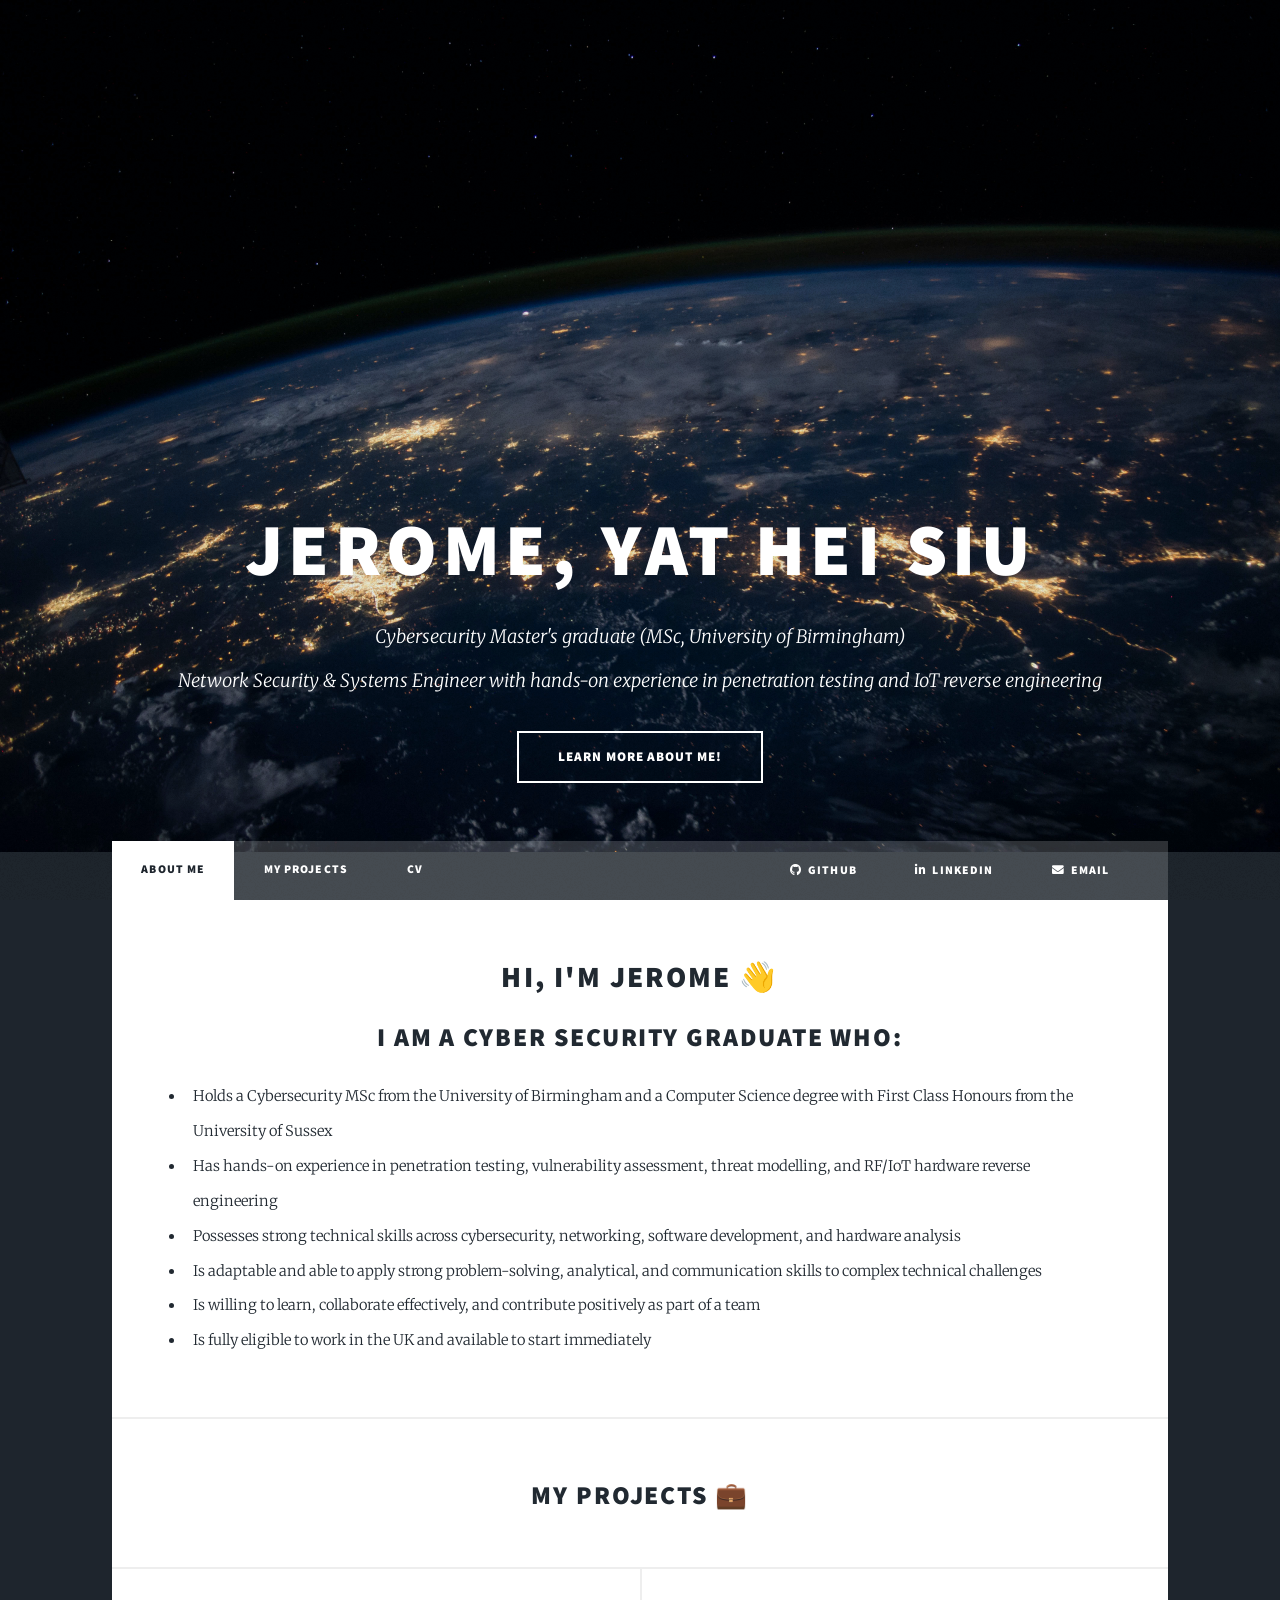
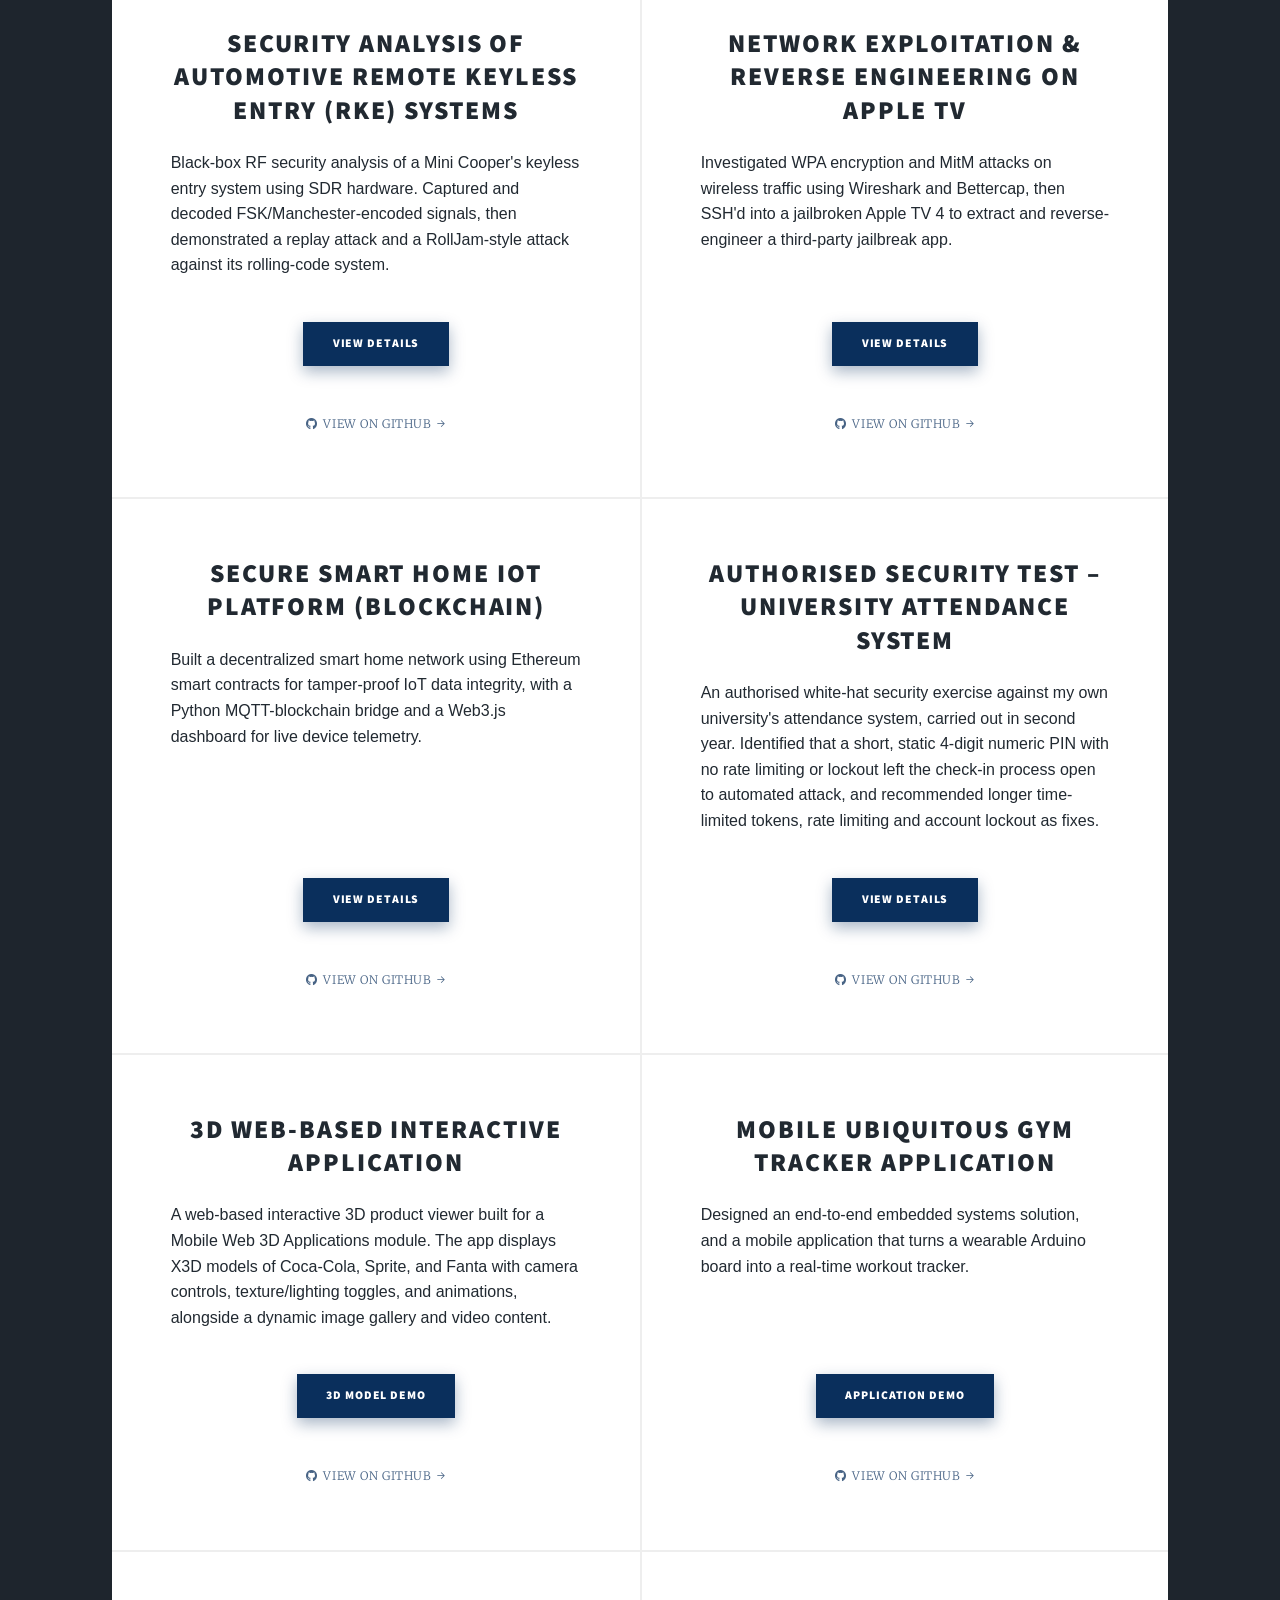
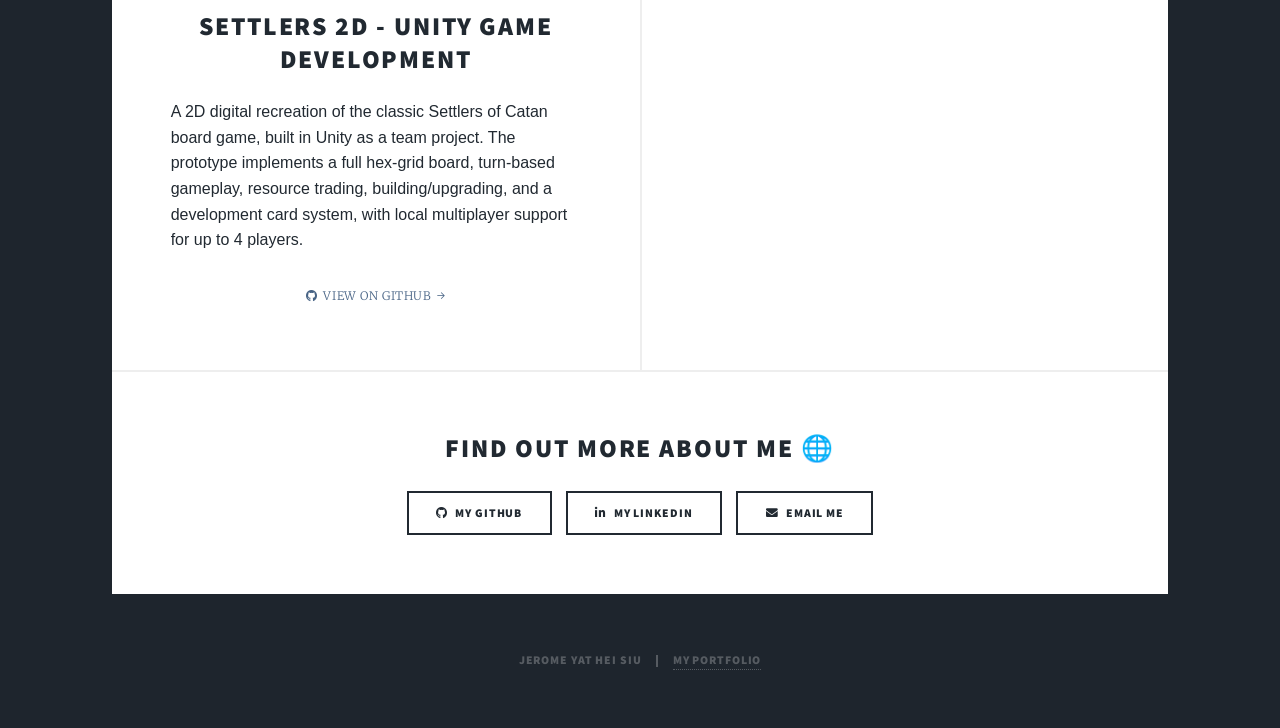
<file: index.html>
<!DOCTYPE HTML>
<!--
	Massively by HTML5 UP
	html5up.net | @ajlkn
	Free for personal and commercial use under the CCA 3.0 license (html5up.net/license)
-->
<html>
	<head>
		<title>Jerome Yat Hei Siu</title>
		<meta charset="utf-8" />
		<meta name="viewport" content="width=device-width, initial-scale=1, user-scalable=no" />
		<link rel="icon" href="images/favicon.ico" sizes="any" />
		<link rel="icon" type="image/png" sizes="32x32" href="images/favicon-32.png" />
		<link rel="icon" type="image/png" sizes="512x512" href="images/icon-512.png" />
		<link rel="apple-touch-icon" href="images/apple-touch-icon.png" />
		<link rel="stylesheet" href="assets/css/main.css" />
		<noscript><link rel="stylesheet" href="assets/css/noscript.css" /></noscript>
	</head>
	<body class="is-preload">

		<!-- Wrapper -->
			<div id="wrapper" class="fade-in">

				<!-- Intro -->
					<div id="intro">
						<h1>
						Jerome, Yat Hei Siu
						</h1>
						<p> Cybersecurity Master's graduate (MSc, University of Birmingham) </br> Network Security &amp; Systems Engineer with hands-on experience in penetration testing and IoT reverse engineering </p>
						<ul class="actions">
							<li><a href="#header" class="button large scrolly">Learn More About Me!</a></li>
						</ul>
					</div>

				<!-- Header -->
					<header id="header">
						<a href="index.html" class="logo">My Portfolio</a>
					</header>

				<!-- Nav -->
					<nav id="nav">
						<ul class="links">
							<li class="active"><a href="index.html">About Me</a></li>
						<li><a href="#projects" class="scrolly">My Projects</a></li>
						<li><a href="generic.html">CV</a></li>
						<li class="social"><a href="https://github.com/jeroomeehh" class="icon brands fa-github" target="_blank" rel="noopener">GitHub</a></li>
						<li><a href="https://uk.linkedin.com/in/jeromesiu" class="icon brands fa-linkedin-in" target="_blank" rel="noopener">LinkedIn</a></li>
						<li><a href="mailto:jeromeyhsiu@gmail.com" class="icon solid fa-envelope">Email</a></li>
						</ul>
					</nav>

				<!-- Main -->
					<div id="main">
						<!-- Featured Post -->
						<div class="image-txt-container">
							<article class="post featured">

								<center>
								<h2 style="font-size:2em;">Hi, I'm Jerome 👋</h2>
								<h3 style="font-size:1.75em;">I am a cyber security graduate who:</h3></center>
								<ul>
								<li>Holds a Cybersecurity MSc from the University of Birmingham and a Computer Science degree with First Class Honours from the University of Sussex</li>
								<li>Has hands-on experience in penetration testing, vulnerability assessment, threat modelling, and RF/IoT hardware reverse engineering</li>
								<li>Possesses strong technical skills across cybersecurity, networking, software development, and hardware analysis</li>
								<li>Is adaptable and able to apply strong problem-solving, analytical, and communication skills to complex technical challenges</li>
								<li>Is willing to learn, collaborate effectively, and contribute positively as part of a team</li>
								<li>Is fully eligible to work in the UK and available to start immediately</li>

								</ul>
							</article>
						  </div>


						

						<center id="projects">
							<h3 style="font-size:1.75em;">My Projects 💼</h3>
							</center>
						<!-- Posts -->
							<section class="posts">
								<!-- Projects will be loaded dynamically by projects.js -->
							</section>

						<!-- Footer -->
							<footer>
								<center>

									<section>
										<h3 style="font-size:1.75em;">Find out more about me 🌐</h3>
										<ul class="actions special">
											<li><a href="https://github.com/jeroomeehh" class="button icon brands fa-github" target="_blank" rel="noopener">My GitHub</a></li>
											<li><a href="https://uk.linkedin.com/in/jeromesiu" class="button icon brands fa-linkedin-in" target="_blank" rel="noopener">My LinkedIn</a></li>
											<li><a href="mailto:jeromeyhsiu@gmail.com" class="button icon solid fa-envelope">Email Me</a></li>
										</ul>
									
								</section>
							</center>
							</footer>

					</div>


					


				<!-- Copyright -->
					<div id="copyright">
						<ul><li> Jerome Yat Hei Siu</li><li> <a href="#">My Portfolio</a></li></ul>
					</div>

			</div>

		<!-- Scripts -->
			<script src="assets/js/jquery.min.js"></script>
			<script src="assets/js/jquery.scrollex.min.js"></script>
			<script src="assets/js/jquery.scrolly.min.js"></script>
			<script src="assets/js/browser.min.js"></script>
			<script src="assets/js/breakpoints.min.js"></script>
			<script src="assets/js/util.js"></script>
			<script src="assets/js/main.js"></script>
			<script src="assets/js/projects.js"></script>
			<script src="assets/js/project-modals.js"></script>

	</body>
</html>
</file>
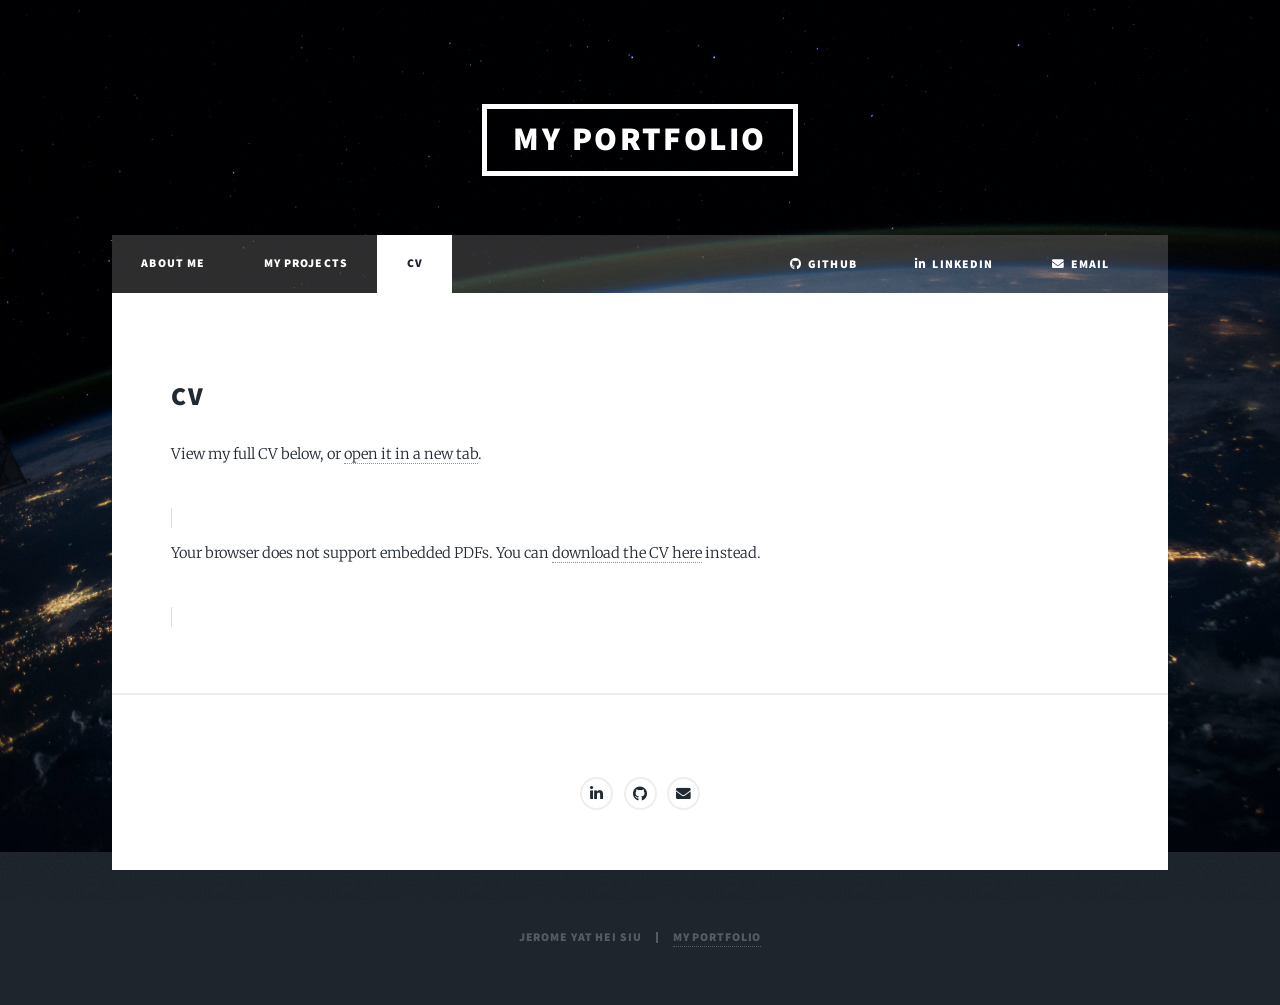
<file: generic.html>
<!DOCTYPE HTML>
<!--
	Massively by HTML5 UP
	html5up.net | @ajlkn
	Free for personal and commercial use under the CCA 3.0 license (html5up.net/license)
-->
<html>
	<head>
		<title>Jerome Yat Hei Siu - CV</title>
		<meta charset="utf-8" />
		<meta name="viewport" content="width=device-width, initial-scale=1, user-scalable=no" />
		<link rel="icon" href="images/favicon.ico" sizes="any" />
		<link rel="icon" type="image/png" sizes="32x32" href="images/favicon-32.png" />
		<link rel="icon" type="image/png" sizes="512x512" href="images/icon-512.png" />
		<link rel="apple-touch-icon" href="images/apple-touch-icon.png" />
		<link rel="stylesheet" href="assets/css/main.css" />
		<noscript><link rel="stylesheet" href="assets/css/noscript.css" /></noscript>
	</head>
	<body class="is-preload">

		<!-- Wrapper -->
			<div id="wrapper">

				<!-- Header -->
					<header id="header">
						<a href="index.html" class="logo">My Portfolio</a>
					</header>

				<!-- Nav -->
					<nav id="nav">
						<ul class="links">
							<li><a href="index.html">About Me</a></li>
						<li><a href="index.html#projects">My Projects</a></li>
						<li class="active"><a href="generic.html">CV</a></li>
						<li class="social"><a href="https://github.com/jeroomeehh" class="icon brands fa-github" target="_blank" rel="noopener">GitHub</a></li>
						<li><a href="https://uk.linkedin.com/in/jeromesiu" class="icon brands fa-linkedin-in" target="_blank" rel="noopener">LinkedIn</a></li>
						<li><a href="mailto:jeromeyhsiu@gmail.com" class="icon solid fa-envelope">Email</a></li>
						</ul>
					</nav>

				<!-- Main -->
					<div id="main">

						<!-- CV PDF Viewer -->
							<section class="post">
								<h2>CV</h2>
								<p>View my full CV below, or <a href="assets/cv.pdf" target="_blank" rel="noopener">open it in a new tab</a>.</p>
								<object data="assets/cv.pdf" type="application/pdf" width="100%" height="1000" style="border:1px solid #ddd; border-radius:4px;">
									<p>Your browser does not support embedded PDFs. You can <a href="assets/cv.pdf" target="_blank" rel="noopener">download the CV here</a> instead.</p>
								</object>
							</section>

						<!-- Footer -->
							<footer>
								<center>

									<section>
										<h3></h3>
										<ul class="icons alt">
											<li><a href="https://uk.linkedin.com/in/jeromesiu" class="icon brands fa-linkedin-in"><span class="label">LinkedIn</span></a></li>
											<li><a href="https://github.com/jeroomeehh" class="icon brands fa-github"><span class="label">GitHub</span></a></li>
											<li><a href="mailto:jeromeyhsiu@gmail.com" class="icon solid fa-envelope"><span class="label">Email</span></a></li>
										</ul>

									</section>
								</center>
							</footer>

					</div>

				<!-- Copyright -->
					<div id="copyright">
						<ul><li> Jerome Yat Hei Siu</li><li> <a href="#">My Portfolio</a></li></ul>
					</div>

			</div>

		<!-- Scripts -->
			<script src="assets/js/jquery.min.js"></script>
			<script src="assets/js/jquery.scrollex.min.js"></script>
			<script src="assets/js/jquery.scrolly.min.js"></script>
			<script src="assets/js/browser.min.js"></script>
			<script src="assets/js/breakpoints.min.js"></script>
			<script src="assets/js/util.js"></script>
			<script src="assets/js/main.js"></script>

	</body>
</html>
</file>
<file: assets/css/main.css>
@import url(fontawesome-all.min.css);
@import url("https://fonts.googleapis.com/css?family=Merriweather:300,700,300italic,700italic|Source+Sans+Pro:900");

/*
	Massively by HTML5 UP
	html5up.net | @ajlkn
	Free for personal and commercial use under the CCA 3.0 license (html5up.net/license)
*/

html, body, div, span, applet, object,
iframe, h1, h2, h3, h4, h5, h6, p, blockquote,
pre, a, abbr, acronym, address, big, cite,
code, del, dfn, em, img, ins, kbd, q, s, samp,
small, strike, strong, sub, sup, tt, var, b,
u, i, center, dl, dt, dd, ol, ul, li, fieldset,
form, label, legend, table, caption, tbody,
tfoot, thead, tr, th, td, article, aside,
canvas, details, embed, figure, figcaption,
footer, header, hgroup, menu, nav, output, ruby,
section, summary, time, mark, audio, video {
	margin: 0;
	padding: 0;
	border: 0;
	font-size: 100%;
	font: inherit;
	vertical-align: baseline;}

article, aside, details, figcaption, figure,
footer, header, hgroup, menu, nav, section {
	display: block;}

body {
	line-height: 1;
}

ol, ul {
	list-style: none;
}

blockquote, q {
	quotes: none;
}

	blockquote:before, blockquote:after, q:before, q:after {
		content: '';
		content: none;
	}

table {
	border-collapse: collapse;
	border-spacing: 0;
}

body {
	-webkit-text-size-adjust: none;
}

mark {
	background-color: transparent;
	color: inherit;
}

input::-moz-focus-inner {
	border: 0;
	padding: 0;
}

input, select, textarea {
	-moz-appearance: none;
	-webkit-appearance: none;
	-ms-appearance: none;
	appearance: none;
}

/* Basic */

	@-ms-viewport {
		width: device-width;
	}

	body {
		-ms-overflow-style: scrollbar;
	}

	@media screen and (max-width: 480px) {

		html, body {
			min-width: 320px;
		}

	}

	html {
		box-sizing: border-box;
	}

	*, *:before, *:after {
		box-sizing: inherit;
	}

	body {
		background-color: #1e252d;
	}

		body.is-preload *, body.is-preload *:before, body.is-preload *:after {
			-moz-animation: none !important;
			-webkit-animation: none !important;
			-ms-animation: none !important;
			animation: none !important;
			-moz-transition: none !important;
			-webkit-transition: none !important;
			-ms-transition: none !important;
			transition: none !important;
		}

/* Type */

	html {
		font-size: 16pt;
	}

		@media screen and (max-width: 1680px) {

			html {
				font-size: 12pt;
			}

		}

		@media screen and (max-width: 1280px) {

			html {
				font-size: 11pt;
			}

		}

		@media screen and (max-width: 360px) {

			html {
				font-size: 10pt;
			}

		}

	body {
		color: #212931;
	}

	body, input, select, textarea {
		font-family: "Merriweather", Georgia, serif;
		font-weight: 300;
		font-size: 1rem;
		line-height: 2.375;
	}

	a {
		-moz-transition: color 0.2s ease-in-out, background-color 0.2s ease-in-out, border-color 0.2s ease-in-out, box-shadow 0.2s ease-in-out;
		-webkit-transition: color 0.2s ease-in-out, background-color 0.2s ease-in-out, border-color 0.2s ease-in-out, box-shadow 0.2s ease-in-out;
		-ms-transition: color 0.2s ease-in-out, background-color 0.2s ease-in-out, border-color 0.2s ease-in-out, box-shadow 0.2s ease-in-out;
		transition: color 0.2s ease-in-out, background-color 0.2s ease-in-out, border-color 0.2s ease-in-out, box-shadow 0.2s ease-in-out;
		border-bottom: dotted 1px;
		text-decoration: none;
	}

		a:hover {
			border-bottom-color: transparent;
		}

	strong, b {
		font-weight: 600;
	}

	em, i {
		font-style: italic;
	}

	p {
		text-align: justify;
		margin: 0 0 2rem 0;
	}

	h1, h2, h3, h4, h5, h6 {
		font-family: "Source Sans Pro", Helvetica, sans-serif;
		font-weight: 900;
		line-height: 1.5;
		letter-spacing: 0.075em;
		text-transform: uppercase;
		margin: 0 0 1rem 0;
	}

		h1 a, h2 a, h3 a, h4 a, h5 a, h6 a {
			border-bottom: 0;
			color: inherit;
			text-decoration: none;
		}

	h1 {
		font-size: 4rem;
		line-height: 1.1;
		margin: 0 0 2rem 0;
	}

	h2 {
		font-size: 1.75rem;
		line-height: 1.3;
		margin: 0 0 1.5rem 0;
	}

	h3 {
		font-size: 1.25rem;
		margin: 0 0 1.5rem 0;
	}

	h4 {
		font-size: 1rem;
	}

	h5 {
		font-size: 0.9rem;
	}

	h6 {
		font-size: 0.8rem;
	}

	sub {
		font-size: 0.8rem;
		position: relative;
		top: 0.5rem;
	}

	sup {
		font-size: 0.8rem;
		position: relative;
		top: -0.5rem;
	}

	blockquote {
		border-left: solid 4px;
		font-style: italic;
		margin: 0 0 2rem 0;
		padding: 0.5rem 0 0.5rem 2rem;
	}

	code {
		border: solid 2px;
		font-family: "Courier New", monospace;
		font-size: 0.9rem;
		margin: 0 0.25rem;
		padding: 0.25rem 0.65rem;
	}

	pre {
		-webkit-overflow-scrolling: touch;
		font-family: "Courier New", monospace;
		font-size: 0.9rem;
		margin: 0 0 2rem 0;
	}

		pre code {
			display: block;
			line-height: 1.75;
			padding: 1rem 1.5rem;
			overflow-x: auto;
		}

	hr {
		border: 0;
		border-bottom: solid 2px;
		margin: 3rem 0;
	}

		hr.major {
			margin: 5rem 0;
		}

	.align-left {
		text-align: left;
	}

	.align-center {
		text-align: center;
	}

	.align-right {
		text-align: right;
	}

	input, select, textarea {
		color: #212931;
	}

	a {
		color: #212931;
		border-bottom-color: rgba(33, 41, 49, 0.5);
	}

		a:hover {
			border-bottom-color: transparent;
			color: #18bfef !important;
		}

	strong, b {
		color: #212931;
	}

	h1, h2, h3, h4, h5, h6 {
		color: #212931;
	}

	blockquote {
		border-left-color: #eeeeee;
	}

	code {
		background: rgba(220, 220, 220, 0.25);
		border-color: #eeeeee;
	}

	hr {
		border-bottom-color: #eeeeee;
	}

/* Row */

	.row {
		display: flex;
		flex-wrap: wrap;
		box-sizing: border-box;
		align-items: stretch;
	}

		.row > * {
			box-sizing: border-box;
		}

		.row.gtr-uniform > * > :last-child {
			margin-bottom: 0;
		}

		.row.aln-left {
			justify-content: flex-start;
		}

		.row.aln-center {
			justify-content: center;
		}

		.row.aln-right {
			justify-content: flex-end;
		}

		.row.aln-top {
			align-items: flex-start;
		}

		.row.aln-middle {
			align-items: center;
		}

		.row.aln-bottom {
			align-items: flex-end;
		}

		.row > .imp {
			order: -1;
		}

		.row > .col-1 {
			width: 8.33333%;
		}

		.row > .off-1 {
			margin-left: 8.33333%;
		}

		.row > .col-2 {
			width: 16.66667%;
		}

		.row > .off-2 {
			margin-left: 16.66667%;
		}

		.row > .col-3 {
			width: 25%;
		}

		.row > .off-3 {
			margin-left: 25%;
		}

		.row > .col-4 {
			width: 33.33333%;
		}

		.row > .off-4 {
			margin-left: 33.33333%;
		}

		.row > .col-5 {
			width: 41.66667%;
		}

		.row > .off-5 {
			margin-left: 41.66667%;
		}

		.row > .col-6 {
			width: 50%;
		}

		.row > .off-6 {
			margin-left: 50%;
		}

		.row > .col-7 {
			width: 58.33333%;
		}

		.row > .off-7 {
			margin-left: 58.33333%;
		}

		.row > .col-8 {
			width: 66.66667%;
		}

		.row > .off-8 {
			margin-left: 66.66667%;
		}

		.row > .col-9 {
			width: 75%;
		}

		.row > .off-9 {
			margin-left: 75%;
		}

		.row > .col-10 {
			width: 83.33333%;
		}

		.row > .off-10 {
			margin-left: 83.33333%;
		}

		.row > .col-11 {
			width: 91.66667%;
		}

		.row > .off-11 {
			margin-left: 91.66667%;
		}

		.row > .col-12 {
			width: 100%;
		}

		.row > .off-12 {
			margin-left: 100%;
		}

		.row.gtr-0 {
			margin-top: 0;
			margin-left: 0rem;
		}

			.row.gtr-0 > * {
				padding: 0 0 0 0rem;
			}

			.row.gtr-0.gtr-uniform {
				margin-top: 0rem;
			}

				.row.gtr-0.gtr-uniform > * {
					padding-top: 0rem;
				}

		.row.gtr-25 {
			margin-top: 0;
			margin-left: -0.375rem;
		}

			.row.gtr-25 > * {
				padding: 0 0 0 0.375rem;
			}

			.row.gtr-25.gtr-uniform {
				margin-top: -0.375rem;
			}

				.row.gtr-25.gtr-uniform > * {
					padding-top: 0.375rem;
				}

		.row.gtr-50 {
			margin-top: 0;
			margin-left: -0.75rem;
		}

			.row.gtr-50 > * {
				padding: 0 0 0 0.75rem;
			}

			.row.gtr-50.gtr-uniform {
				margin-top: -0.75rem;
			}

				.row.gtr-50.gtr-uniform > * {
					padding-top: 0.75rem;
				}

		.row {
			margin-top: 0;
			margin-left: -1.5rem;
		}

			.row > * {
				padding: 0 0 0 1.5rem;
			}

			.row.gtr-uniform {
				margin-top: -1.5rem;
			}

				.row.gtr-uniform > * {
					padding-top: 1.5rem;
				}

		.row.gtr-150 {
			margin-top: 0;
			margin-left: -2.25rem;
		}

			.row.gtr-150 > * {
				padding: 0 0 0 2.25rem;
			}

			.row.gtr-150.gtr-uniform {
				margin-top: -2.25rem;
			}

				.row.gtr-150.gtr-uniform > * {
					padding-top: 2.25rem;
				}

		.row.gtr-200 {
			margin-top: 0;
			margin-left: -3rem;
		}

			.row.gtr-200 > * {
				padding: 0 0 0 3rem;
			}

			.row.gtr-200.gtr-uniform {
				margin-top: -3rem;
			}

				.row.gtr-200.gtr-uniform > * {
					padding-top: 3rem;
				}

		@media screen and (max-width: 1680px) {

			.row {
				display: flex;
				flex-wrap: wrap;
				box-sizing: border-box;
				align-items: stretch;
			}

				.row > * {
					box-sizing: border-box;
				}

				.row.gtr-uniform > * > :last-child {
					margin-bottom: 0;
				}

				.row.aln-left {
					justify-content: flex-start;
				}

				.row.aln-center {
					justify-content: center;
				}

				.row.aln-right {
					justify-content: flex-end;
				}

				.row.aln-top {
					align-items: flex-start;
				}

				.row.aln-middle {
					align-items: center;
				}

				.row.aln-bottom {
					align-items: flex-end;
				}

				.row > .imp-xlarge {
					order: -1;
				}

				.row > .col-1-xlarge {
					width: 8.33333%;
				}

				.row > .off-1-xlarge {
					margin-left: 8.33333%;
				}

				.row > .col-2-xlarge {
					width: 16.66667%;
				}

				.row > .off-2-xlarge {
					margin-left: 16.66667%;
				}

				.row > .col-3-xlarge {
					width: 25%;
				}

				.row > .off-3-xlarge {
					margin-left: 25%;
				}

				.row > .col-4-xlarge {
					width: 33.33333%;
				}

				.row > .off-4-xlarge {
					margin-left: 33.33333%;
				}

				.row > .col-5-xlarge {
					width: 41.66667%;
				}

				.row > .off-5-xlarge {
					margin-left: 41.66667%;
				}

				.row > .col-6-xlarge {
					width: 50%;
				}

				.row > .off-6-xlarge {
					margin-left: 50%;
				}

				.row > .col-7-xlarge {
					width: 58.33333%;
				}

				.row > .off-7-xlarge {
					margin-left: 58.33333%;
				}

				.row > .col-8-xlarge {
					width: 66.66667%;
				}

				.row > .off-8-xlarge {
					margin-left: 66.66667%;
				}

				.row > .col-9-xlarge {
					width: 75%;
				}

				.row > .off-9-xlarge {
					margin-left: 75%;
				}

				.row > .col-10-xlarge {
					width: 83.33333%;
				}

				.row > .off-10-xlarge {
					margin-left: 83.33333%;
				}

				.row > .col-11-xlarge {
					width: 91.66667%;
				}

				.row > .off-11-xlarge {
					margin-left: 91.66667%;
				}

				.row > .col-12-xlarge {
					width: 100%;
				}

				.row > .off-12-xlarge {
					margin-left: 100%;
				}

				.row.gtr-0 {
					margin-top: 0;
					margin-left: 0rem;
				}

					.row.gtr-0 > * {
						padding: 0 0 0 0rem;
					}

					.row.gtr-0.gtr-uniform {
						margin-top: 0rem;
					}

						.row.gtr-0.gtr-uniform > * {
							padding-top: 0rem;
						}

				.row.gtr-25 {
					margin-top: 0;
					margin-left: -0.375rem;
				}

					.row.gtr-25 > * {
						padding: 0 0 0 0.375rem;
					}

					.row.gtr-25.gtr-uniform {
						margin-top: -0.375rem;
					}

						.row.gtr-25.gtr-uniform > * {
							padding-top: 0.375rem;
						}

				.row.gtr-50 {
					margin-top: 0;
					margin-left: -0.75rem;
				}

					.row.gtr-50 > * {
						padding: 0 0 0 0.75rem;
					}

					.row.gtr-50.gtr-uniform {
						margin-top: -0.75rem;
					}

						.row.gtr-50.gtr-uniform > * {
							padding-top: 0.75rem;
						}

				.row {
					margin-top: 0;
					margin-left: -1.5rem;
				}

					.row > * {
						padding: 0 0 0 1.5rem;
					}

					.row.gtr-uniform {
						margin-top: -1.5rem;
					}

						.row.gtr-uniform > * {
							padding-top: 1.5rem;
						}

				.row.gtr-150 {
					margin-top: 0;
					margin-left: -2.25rem;
				}

					.row.gtr-150 > * {
						padding: 0 0 0 2.25rem;
					}

					.row.gtr-150.gtr-uniform {
						margin-top: -2.25rem;
					}

						.row.gtr-150.gtr-uniform > * {
							padding-top: 2.25rem;
						}

				.row.gtr-200 {
					margin-top: 0;
					margin-left: -3rem;
				}

					.row.gtr-200 > * {
						padding: 0 0 0 3rem;
					}

					.row.gtr-200.gtr-uniform {
						margin-top: -3rem;
					}

						.row.gtr-200.gtr-uniform > * {
							padding-top: 3rem;
						}

		}

		@media screen and (max-width: 1280px) {

			.row {
				display: flex;
				flex-wrap: wrap;
				box-sizing: border-box;
				align-items: stretch;
			}

				.row > * {
					box-sizing: border-box;
				}

				.row.gtr-uniform > * > :last-child {
					margin-bottom: 0;
				}

				.row.aln-left {
					justify-content: flex-start;
				}

				.row.aln-center {
					justify-content: center;
				}

				.row.aln-right {
					justify-content: flex-end;
				}

				.row.aln-top {
					align-items: flex-start;
				}

				.row.aln-middle {
					align-items: center;
				}

				.row.aln-bottom {
					align-items: flex-end;
				}

				.row > .imp-large {
					order: -1;
				}

				.row > .col-1-large {
					width: 8.33333%;
				}

				.row > .off-1-large {
					margin-left: 8.33333%;
				}

				.row > .col-2-large {
					width: 16.66667%;
				}

				.row > .off-2-large {
					margin-left: 16.66667%;
				}

				.row > .col-3-large {
					width: 25%;
				}

				.row > .off-3-large {
					margin-left: 25%;
				}

				.row > .col-4-large {
					width: 33.33333%;
				}

				.row > .off-4-large {
					margin-left: 33.33333%;
				}

				.row > .col-5-large {
					width: 41.66667%;
				}

				.row > .off-5-large {
					margin-left: 41.66667%;
				}

				.row > .col-6-large {
					width: 50%;
				}

				.row > .off-6-large {
					margin-left: 50%;
				}

				.row > .col-7-large {
					width: 58.33333%;
				}

				.row > .off-7-large {
					margin-left: 58.33333%;
				}

				.row > .col-8-large {
					width: 66.66667%;
				}

				.row > .off-8-large {
					margin-left: 66.66667%;
				}

				.row > .col-9-large {
					width: 75%;
				}

				.row > .off-9-large {
					margin-left: 75%;
				}

				.row > .col-10-large {
					width: 83.33333%;
				}

				.row > .off-10-large {
					margin-left: 83.33333%;
				}

				.row > .col-11-large {
					width: 91.66667%;
				}

				.row > .off-11-large {
					margin-left: 91.66667%;
				}

				.row > .col-12-large {
					width: 100%;
				}

				.row > .off-12-large {
					margin-left: 100%;
				}

				.row.gtr-0 {
					margin-top: 0;
					margin-left: 0rem;
				}

					.row.gtr-0 > * {
						padding: 0 0 0 0rem;
					}

					.row.gtr-0.gtr-uniform {
						margin-top: 0rem;
					}

						.row.gtr-0.gtr-uniform > * {
							padding-top: 0rem;
						}

				.row.gtr-25 {
					margin-top: 0;
					margin-left: -0.375rem;
				}

					.row.gtr-25 > * {
						padding: 0 0 0 0.375rem;
					}

					.row.gtr-25.gtr-uniform {
						margin-top: -0.375rem;
					}

						.row.gtr-25.gtr-uniform > * {
							padding-top: 0.375rem;
						}

				.row.gtr-50 {
					margin-top: 0;
					margin-left: -0.75rem;
				}

					.row.gtr-50 > * {
						padding: 0 0 0 0.75rem;
					}

					.row.gtr-50.gtr-uniform {
						margin-top: -0.75rem;
					}

						.row.gtr-50.gtr-uniform > * {
							padding-top: 0.75rem;
						}

				.row {
					margin-top: 0;
					margin-left: -1.5rem;
				}

					.row > * {
						padding: 0 0 0 1.5rem;
					}

					.row.gtr-uniform {
						margin-top: -1.5rem;
					}

						.row.gtr-uniform > * {
							padding-top: 1.5rem;
						}

				.row.gtr-150 {
					margin-top: 0;
					margin-left: -2.25rem;
				}

					.row.gtr-150 > * {
						padding: 0 0 0 2.25rem;
					}

					.row.gtr-150.gtr-uniform {
						margin-top: -2.25rem;
					}

						.row.gtr-150.gtr-uniform > * {
							padding-top: 2.25rem;
						}

				.row.gtr-200 {
					margin-top: 0;
					margin-left: -3rem;
				}

					.row.gtr-200 > * {
						padding: 0 0 0 3rem;
					}

					.row.gtr-200.gtr-uniform {
						margin-top: -3rem;
					}

						.row.gtr-200.gtr-uniform > * {
							padding-top: 3rem;
						}

		}

		@media screen and (max-width: 980px) {

			.row {
				display: flex;
				flex-wrap: wrap;
				box-sizing: border-box;
				align-items: stretch;
			}

				.row > * {
					box-sizing: border-box;
				}

				.row.gtr-uniform > * > :last-child {
					margin-bottom: 0;
				}

				.row.aln-left {
					justify-content: flex-start;
				}

				.row.aln-center {
					justify-content: center;
				}

				.row.aln-right {
					justify-content: flex-end;
				}

				.row.aln-top {
					align-items: flex-start;
				}

				.row.aln-middle {
					align-items: center;
				}

				.row.aln-bottom {
					align-items: flex-end;
				}

				.row > .imp-medium {
					order: -1;
				}

				.row > .col-1-medium {
					width: 8.33333%;
				}

				.row > .off-1-medium {
					margin-left: 8.33333%;
				}

				.row > .col-2-medium {
					width: 16.66667%;
				}

				.row > .off-2-medium {
					margin-left: 16.66667%;
				}

				.row > .col-3-medium {
					width: 25%;
				}

				.row > .off-3-medium {
					margin-left: 25%;
				}

				.row > .col-4-medium {
					width: 33.33333%;
				}

				.row > .off-4-medium {
					margin-left: 33.33333%;
				}

				.row > .col-5-medium {
					width: 41.66667%;
				}

				.row > .off-5-medium {
					margin-left: 41.66667%;
				}

				.row > .col-6-medium {
					width: 50%;
				}

				.row > .off-6-medium {
					margin-left: 50%;
				}

				.row > .col-7-medium {
					width: 58.33333%;
				}

				.row > .off-7-medium {
					margin-left: 58.33333%;
				}

				.row > .col-8-medium {
					width: 66.66667%;
				}

				.row > .off-8-medium {
					margin-left: 66.66667%;
				}

				.row > .col-9-medium {
					width: 75%;
				}

				.row > .off-9-medium {
					margin-left: 75%;
				}

				.row > .col-10-medium {
					width: 83.33333%;
				}

				.row > .off-10-medium {
					margin-left: 83.33333%;
				}

				.row > .col-11-medium {
					width: 91.66667%;
				}

				.row > .off-11-medium {
					margin-left: 91.66667%;
				}

				.row > .col-12-medium {
					width: 100%;
				}

				.row > .off-12-medium {
					margin-left: 100%;
				}

				.row.gtr-0 {
					margin-top: 0;
					margin-left: 0rem;
				}

					.row.gtr-0 > * {
						padding: 0 0 0 0rem;
					}

					.row.gtr-0.gtr-uniform {
						margin-top: 0rem;
					}

						.row.gtr-0.gtr-uniform > * {
							padding-top: 0rem;
						}

				.row.gtr-25 {
					margin-top: 0;
					margin-left: -0.375rem;
				}

					.row.gtr-25 > * {
						padding: 0 0 0 0.375rem;
					}

					.row.gtr-25.gtr-uniform {
						margin-top: -0.375rem;
					}

						.row.gtr-25.gtr-uniform > * {
							padding-top: 0.375rem;
						}

				.row.gtr-50 {
					margin-top: 0;
					margin-left: -0.75rem;
				}

					.row.gtr-50 > * {
						padding: 0 0 0 0.75rem;
					}

					.row.gtr-50.gtr-uniform {
						margin-top: -0.75rem;
					}

						.row.gtr-50.gtr-uniform > * {
							padding-top: 0.75rem;
						}

				.row {
					margin-top: 0;
					margin-left: -1.5rem;
				}

					.row > * {
						padding: 0 0 0 1.5rem;
					}

					.row.gtr-uniform {
						margin-top: -1.5rem;
					}

						.row.gtr-uniform > * {
							padding-top: 1.5rem;
						}

				.row.gtr-150 {
					margin-top: 0;
					margin-left: -2.25rem;
				}

					.row.gtr-150 > * {
						padding: 0 0 0 2.25rem;
					}

					.row.gtr-150.gtr-uniform {
						margin-top: -2.25rem;
					}

						.row.gtr-150.gtr-uniform > * {
							padding-top: 2.25rem;
						}

				.row.gtr-200 {
					margin-top: 0;
					margin-left: -3rem;
				}

					.row.gtr-200 > * {
						padding: 0 0 0 3rem;
					}

					.row.gtr-200.gtr-uniform {
						margin-top: -3rem;
					}

						.row.gtr-200.gtr-uniform > * {
							padding-top: 3rem;
						}

		}

		@media screen and (max-width: 736px) {

			.row {
				display: flex;
				flex-wrap: wrap;
				box-sizing: border-box;
				align-items: stretch;
			}

				.row > * {
					box-sizing: border-box;
				}

				.row.gtr-uniform > * > :last-child {
					margin-bottom: 0;
				}

				.row.aln-left {
					justify-content: flex-start;
				}

				.row.aln-center {
					justify-content: center;
				}

				.row.aln-right {
					justify-content: flex-end;
				}

				.row.aln-top {
					align-items: flex-start;
				}

				.row.aln-middle {
					align-items: center;
				}

				.row.aln-bottom {
					align-items: flex-end;
				}

				.row > .imp-small {
					order: -1;
				}

				.row > .col-1-small {
					width: 8.33333%;
				}

				.row > .off-1-small {
					margin-left: 8.33333%;
				}

				.row > .col-2-small {
					width: 16.66667%;
				}

				.row > .off-2-small {
					margin-left: 16.66667%;
				}

				.row > .col-3-small {
					width: 25%;
				}

				.row > .off-3-small {
					margin-left: 25%;
				}

				.row > .col-4-small {
					width: 33.33333%;
				}

				.row > .off-4-small {
					margin-left: 33.33333%;
				}

				.row > .col-5-small {
					width: 41.66667%;
				}

				.row > .off-5-small {
					margin-left: 41.66667%;
				}

				.row > .col-6-small {
					width: 50%;
				}

				.row > .off-6-small {
					margin-left: 50%;
				}

				.row > .col-7-small {
					width: 58.33333%;
				}

				.row > .off-7-small {
					margin-left: 58.33333%;
				}

				.row > .col-8-small {
					width: 66.66667%;
				}

				.row > .off-8-small {
					margin-left: 66.66667%;
				}

				.row > .col-9-small {
					width: 75%;
				}

				.row > .off-9-small {
					margin-left: 75%;
				}

				.row > .col-10-small {
					width: 83.33333%;
				}

				.row > .off-10-small {
					margin-left: 83.33333%;
				}

				.row > .col-11-small {
					width: 91.66667%;
				}

				.row > .off-11-small {
					margin-left: 91.66667%;
				}

				.row > .col-12-small {
					width: 100%;
				}

				.row > .off-12-small {
					margin-left: 100%;
				}

				.row.gtr-0 {
					margin-top: 0;
					margin-left: 0rem;
				}

					.row.gtr-0 > * {
						padding: 0 0 0 0rem;
					}

					.row.gtr-0.gtr-uniform {
						margin-top: 0rem;
					}

						.row.gtr-0.gtr-uniform > * {
							padding-top: 0rem;
						}

				.row.gtr-25 {
					margin-top: 0;
					margin-left: -0.375rem;
				}

					.row.gtr-25 > * {
						padding: 0 0 0 0.375rem;
					}

					.row.gtr-25.gtr-uniform {
						margin-top: -0.375rem;
					}

						.row.gtr-25.gtr-uniform > * {
							padding-top: 0.375rem;
						}

				.row.gtr-50 {
					margin-top: 0;
					margin-left: -0.75rem;
				}

					.row.gtr-50 > * {
						padding: 0 0 0 0.75rem;
					}

					.row.gtr-50.gtr-uniform {
						margin-top: -0.75rem;
					}

						.row.gtr-50.gtr-uniform > * {
							padding-top: 0.75rem;
						}

				.row {
					margin-top: 0;
					margin-left: -1.5rem;
				}

					.row > * {
						padding: 0 0 0 1.5rem;
					}

					.row.gtr-uniform {
						margin-top: -1.5rem;
					}

						.row.gtr-uniform > * {
							padding-top: 1.5rem;
						}

				.row.gtr-150 {
					margin-top: 0;
					margin-left: -2.25rem;
				}

					.row.gtr-150 > * {
						padding: 0 0 0 2.25rem;
					}

					.row.gtr-150.gtr-uniform {
						margin-top: -2.25rem;
					}

						.row.gtr-150.gtr-uniform > * {
							padding-top: 2.25rem;
						}

				.row.gtr-200 {
					margin-top: 0;
					margin-left: -3rem;
				}

					.row.gtr-200 > * {
						padding: 0 0 0 3rem;
					}

					.row.gtr-200.gtr-uniform {
						margin-top: -3rem;
					}

						.row.gtr-200.gtr-uniform > * {
							padding-top: 3rem;
						}

		}

		@media screen and (max-width: 480px) {

			.row {
				display: flex;
				flex-wrap: wrap;
				box-sizing: border-box;
				align-items: stretch;
			}

				.row > * {
					box-sizing: border-box;
				}

				.row.gtr-uniform > * > :last-child {
					margin-bottom: 0;
				}

				.row.aln-left {
					justify-content: flex-start;
				}

				.row.aln-center {
					justify-content: center;
				}

				.row.aln-right {
					justify-content: flex-end;
				}

				.row.aln-top {
					align-items: flex-start;
				}

				.row.aln-middle {
					align-items: center;
				}

				.row.aln-bottom {
					align-items: flex-end;
				}

				.row > .imp-xsmall {
					order: -1;
				}

				.row > .col-1-xsmall {
					width: 8.33333%;
				}

				.row > .off-1-xsmall {
					margin-left: 8.33333%;
				}

				.row > .col-2-xsmall {
					width: 16.66667%;
				}

				.row > .off-2-xsmall {
					margin-left: 16.66667%;
				}

				.row > .col-3-xsmall {
					width: 25%;
				}

				.row > .off-3-xsmall {
					margin-left: 25%;
				}

				.row > .col-4-xsmall {
					width: 33.33333%;
				}

				.row > .off-4-xsmall {
					margin-left: 33.33333%;
				}

				.row > .col-5-xsmall {
					width: 41.66667%;
				}

				.row > .off-5-xsmall {
					margin-left: 41.66667%;
				}

				.row > .col-6-xsmall {
					width: 50%;
				}

				.row > .off-6-xsmall {
					margin-left: 50%;
				}

				.row > .col-7-xsmall {
					width: 58.33333%;
				}

				.row > .off-7-xsmall {
					margin-left: 58.33333%;
				}

				.row > .col-8-xsmall {
					width: 66.66667%;
				}

				.row > .off-8-xsmall {
					margin-left: 66.66667%;
				}

				.row > .col-9-xsmall {
					width: 75%;
				}

				.row > .off-9-xsmall {
					margin-left: 75%;
				}

				.row > .col-10-xsmall {
					width: 83.33333%;
				}

				.row > .off-10-xsmall {
					margin-left: 83.33333%;
				}

				.row > .col-11-xsmall {
					width: 91.66667%;
				}

				.row > .off-11-xsmall {
					margin-left: 91.66667%;
				}

				.row > .col-12-xsmall {
					width: 100%;
				}

				.row > .off-12-xsmall {
					margin-left: 100%;
				}

				.row.gtr-0 {
					margin-top: 0;
					margin-left: 0rem;
				}

					.row.gtr-0 > * {
						padding: 0 0 0 0rem;
					}

					.row.gtr-0.gtr-uniform {
						margin-top: 0rem;
					}

						.row.gtr-0.gtr-uniform > * {
							padding-top: 0rem;
						}

				.row.gtr-25 {
					margin-top: 0;
					margin-left: -0.375rem;
				}

					.row.gtr-25 > * {
						padding: 0 0 0 0.375rem;
					}

					.row.gtr-25.gtr-uniform {
						margin-top: -0.375rem;
					}

						.row.gtr-25.gtr-uniform > * {
							padding-top: 0.375rem;
						}

				.row.gtr-50 {
					margin-top: 0;
					margin-left: -0.75rem;
				}

					.row.gtr-50 > * {
						padding: 0 0 0 0.75rem;
					}

					.row.gtr-50.gtr-uniform {
						margin-top: -0.75rem;
					}

						.row.gtr-50.gtr-uniform > * {
							padding-top: 0.75rem;
						}

				.row {
					margin-top: 0;
					margin-left: -1.5rem;
				}

					.row > * {
						padding: 0 0 0 1.5rem;
					}

					.row.gtr-uniform {
						margin-top: -1.5rem;
					}

						.row.gtr-uniform > * {
							padding-top: 1.5rem;
						}

				.row.gtr-150 {
					margin-top: 0;
					margin-left: -2.25rem;
				}

					.row.gtr-150 > * {
						padding: 0 0 0 2.25rem;
					}

					.row.gtr-150.gtr-uniform {
						margin-top: -2.25rem;
					}

						.row.gtr-150.gtr-uniform > * {
							padding-top: 2.25rem;
						}

				.row.gtr-200 {
					margin-top: 0;
					margin-left: -3rem;
				}

					.row.gtr-200 > * {
						padding: 0 0 0 3rem;
					}

					.row.gtr-200.gtr-uniform {
						margin-top: -3rem;
					}

						.row.gtr-200.gtr-uniform > * {
							padding-top: 3rem;
						}

		}

		@media screen and (max-width: 360px) {

			.row {
				display: flex;
				flex-wrap: wrap;
				box-sizing: border-box;
				align-items: stretch;
			}

				.row > * {
					box-sizing: border-box;
				}

				.row.gtr-uniform > * > :last-child {
					margin-bottom: 0;
				}

				.row.aln-left {
					justify-content: flex-start;
				}

				.row.aln-center {
					justify-content: center;
				}

				.row.aln-right {
					justify-content: flex-end;
				}

				.row.aln-top {
					align-items: flex-start;
				}

				.row.aln-middle {
					align-items: center;
				}

				.row.aln-bottom {
					align-items: flex-end;
				}

				.row > .imp-xxsmall {
					order: -1;
				}

				.row > .col-1-xxsmall {
					width: 8.33333%;
				}

				.row > .off-1-xxsmall {
					margin-left: 8.33333%;
				}

				.row > .col-2-xxsmall {
					width: 16.66667%;
				}

				.row > .off-2-xxsmall {
					margin-left: 16.66667%;
				}

				.row > .col-3-xxsmall {
					width: 25%;
				}

				.row > .off-3-xxsmall {
					margin-left: 25%;
				}

				.row > .col-4-xxsmall {
					width: 33.33333%;
				}

				.row > .off-4-xxsmall {
					margin-left: 33.33333%;
				}

				.row > .col-5-xxsmall {
					width: 41.66667%;
				}

				.row > .off-5-xxsmall {
					margin-left: 41.66667%;
				}

				.row > .col-6-xxsmall {
					width: 50%;
				}

				.row > .off-6-xxsmall {
					margin-left: 50%;
				}

				.row > .col-7-xxsmall {
					width: 58.33333%;
				}

				.row > .off-7-xxsmall {
					margin-left: 58.33333%;
				}

				.row > .col-8-xxsmall {
					width: 66.66667%;
				}

				.row > .off-8-xxsmall {
					margin-left: 66.66667%;
				}

				.row > .col-9-xxsmall {
					width: 75%;
				}

				.row > .off-9-xxsmall {
					margin-left: 75%;
				}

				.row > .col-10-xxsmall {
					width: 83.33333%;
				}

				.row > .off-10-xxsmall {
					margin-left: 83.33333%;
				}

				.row > .col-11-xxsmall {
					width: 91.66667%;
				}

				.row > .off-11-xxsmall {
					margin-left: 91.66667%;
				}

				.row > .col-12-xxsmall {
					width: 100%;
				}

				.row > .off-12-xxsmall {
					margin-left: 100%;
				}

				.row.gtr-0 {
					margin-top: 0;
					margin-left: 0rem;
				}

					.row.gtr-0 > * {
						padding: 0 0 0 0rem;
					}

					.row.gtr-0.gtr-uniform {
						margin-top: 0rem;
					}

						.row.gtr-0.gtr-uniform > * {
							padding-top: 0rem;
						}

				.row.gtr-25 {
					margin-top: 0;
					margin-left: -0.375rem;
				}

					.row.gtr-25 > * {
						padding: 0 0 0 0.375rem;
					}

					.row.gtr-25.gtr-uniform {
						margin-top: -0.375rem;
					}

						.row.gtr-25.gtr-uniform > * {
							padding-top: 0.375rem;
						}

				.row.gtr-50 {
					margin-top: 0;
					margin-left: -0.75rem;
				}

					.row.gtr-50 > * {
						padding: 0 0 0 0.75rem;
					}

					.row.gtr-50.gtr-uniform {
						margin-top: -0.75rem;
					}

						.row.gtr-50.gtr-uniform > * {
							padding-top: 0.75rem;
						}

				.row {
					margin-top: 0;
					margin-left: -1.5rem;
				}

					.row > * {
						padding: 0 0 0 1.5rem;
					}

					.row.gtr-uniform {
						margin-top: -1.5rem;
					}

						.row.gtr-uniform > * {
							padding-top: 1.5rem;
						}

				.row.gtr-150 {
					margin-top: 0;
					margin-left: -2.25rem;
				}

					.row.gtr-150 > * {
						padding: 0 0 0 2.25rem;
					}

					.row.gtr-150.gtr-uniform {
						margin-top: -2.25rem;
					}

						.row.gtr-150.gtr-uniform > * {
							padding-top: 2.25rem;
						}

				.row.gtr-200 {
					margin-top: 0;
					margin-left: -3rem;
				}

					.row.gtr-200 > * {
						padding: 0 0 0 3rem;
					}

					.row.gtr-200.gtr-uniform {
						margin-top: -3rem;
					}

						.row.gtr-200.gtr-uniform > * {
							padding-top: 3rem;
						}

		}

/* Box */

	.box {
		border: solid 2px;
		margin-bottom: 2rem;
		padding: 1.5rem;
	}

		.box > :last-child,
		.box > :last-child > :last-child,
		.box > :last-child > :last-child > :last-child {
			margin-bottom: 0;
		}

		.box.alt {
			border: 0;
			border-radius: 0;
			padding: 0;
		}

	.box {
		border-color: #eeeeee;
	}

/* Button */

	input[type="submit"],
	input[type="reset"],
	input[type="button"],
	button,
	.button {
		-moz-appearance: none;
		-webkit-appearance: none;
		-ms-appearance: none;
		appearance: none;
		-moz-transition: background-color 0.2s ease-in-out, box-shadow 0.2s ease-in-out, color 0.2s ease-in-out;
		-webkit-transition: background-color 0.2s ease-in-out, box-shadow 0.2s ease-in-out, color 0.2s ease-in-out;
		-ms-transition: background-color 0.2s ease-in-out, box-shadow 0.2s ease-in-out, color 0.2s ease-in-out;
		transition: background-color 0.2s ease-in-out, box-shadow 0.2s ease-in-out, color 0.2s ease-in-out;
		border: 0;
		border-radius: 0;
		cursor: pointer;
		display: inline-block;
		font-family: "Source Sans Pro", Helvetica, sans-serif;
		font-size: 0.8rem;
		font-weight: 900;
		letter-spacing: 0.075em;
		height: 3rem;
		line-height: 3rem;
		padding: 0 2rem;
		text-align: center;
		text-decoration: none;
		text-transform: uppercase;
		white-space: nowrap;
	}

		input[type="submit"].icon:before,
		input[type="reset"].icon:before,
		input[type="button"].icon:before,
		button.icon:before,
		.button.icon:before {
			margin-right: 0.5rem;
		}

		input[type="submit"].icon.solo,
		input[type="reset"].icon.solo,
		input[type="button"].icon.solo,
		button.icon.solo,
		.button.icon.solo {
			position: relative;
			width: 4rem;
			height: 4rem;
			line-height: 4rem;
			border-radius: 4rem;
			text-indent: 4rem;
			overflow: hidden;
			padding: 0;
			white-space: nowrap;
		}

			input[type="submit"].icon.solo:before,
			input[type="reset"].icon.solo:before,
			input[type="button"].icon.solo:before,
			button.icon.solo:before,
			.button.icon.solo:before {
				position: absolute;
				display: block;
				top: 0;
				left: 0;
				width: inherit;
				height: inherit;
				line-height: inherit;
				font-size: 1.25rem;
				margin-right: 0;
				text-align: center;
				text-indent: 0;
			}

		input[type="submit"].fit,
		input[type="reset"].fit,
		input[type="button"].fit,
		button.fit,
		.button.fit {
			width: 100%;
		}

		input[type="submit"].small,
		input[type="reset"].small,
		input[type="button"].small,
		button.small,
		.button.small {
			font-size: 0.7rem;
			height: 2.5rem;
			line-height: 2.5rem;
			padding: 0 1.5rem;
		}

		input[type="submit"].large,
		input[type="reset"].large,
		input[type="button"].large,
		button.large,
		.button.large {
			font-size: 0.9rem;
			height: 3.5rem;
			line-height: 3.5rem;
			padding: 0 2.75rem;
		}

		@media screen and (max-width: 980px) {

			input[type="submit"],
			input[type="reset"],
			input[type="button"],
			button,
			.button {
				font-size: 0.9rem;
				height: 3.25rem;
				line-height: 3.25rem;
			}

				input[type="submit"].large,
				input[type="reset"].large,
				input[type="button"].large,
				button.large,
				.button.large {
					font-size: 1rem;
					height: 3.75rem;
					line-height: 3.75rem;
				}

		}

		input[type="submit"].disabled, input[type="submit"]:disabled,
		input[type="reset"].disabled,
		input[type="reset"]:disabled,
		input[type="button"].disabled,
		input[type="button"]:disabled,
		button.disabled,
		button:disabled,
		.button.disabled,
		.button:disabled {
			pointer-events: none;
			opacity: 0.25;
		}

	input[type="submit"],
	input[type="reset"],
	input[type="button"],
	button,
	.button {
		background-color: transparent;
		box-shadow: inset 0 0 0 2px #212931;
		color: #212931 !important;
	}

		input[type="submit"]:hover,
		input[type="reset"]:hover,
		input[type="button"]:hover,
		button:hover,
		.button:hover {
			box-shadow: inset 0 0 0 2px #18bfef;
			color: #18bfef !important;
		}

		input[type="submit"].primary,
		input[type="reset"].primary,
		input[type="button"].primary,
		button.primary,
		.button.primary {
			background-color: #212931;
			box-shadow: none;
			color: #ffffff !important;
		}

			input[type="submit"].primary:hover,
			input[type="reset"].primary:hover,
			input[type="button"].primary:hover,
			button.primary:hover,
			.button.primary:hover {
				background-color: #18bfef;
			}

/* Form */

	form {
		margin: 0 0 2rem 0;
	}

		form > :last-child {
			margin-bottom: 0;
		}

		form > .fields {
			display: -moz-flex;
			display: -webkit-flex;
			display: -ms-flex;
			display: flex;
			-moz-flex-wrap: wrap;
			-webkit-flex-wrap: wrap;
			-ms-flex-wrap: wrap;
			flex-wrap: wrap;
			width: calc(100% + 3rem);
			margin: -1.5rem 0 2rem -1.5rem;
		}

			form > .fields > .field {
				-moz-flex-grow: 0;
				-webkit-flex-grow: 0;
				-ms-flex-grow: 0;
				flex-grow: 0;
				-moz-flex-shrink: 0;
				-webkit-flex-shrink: 0;
				-ms-flex-shrink: 0;
				flex-shrink: 0;
				padding: 1.5rem 0 0 1.5rem;
				width: calc(100% - 1.5rem);
			}

				form > .fields > .field.half {
					width: calc(50% - 0.75rem);
				}

				form > .fields > .field.third {
					width: calc(100%/3 - 0.5rem);
				}

				form > .fields > .field.quarter {
					width: calc(25% - 0.375rem);
				}

		@media screen and (max-width: 480px) {

			form > .fields {
				width: calc(100% + 3rem);
				margin: -1.5rem 0 2rem -1.5rem;
			}

				form > .fields > .field {
					padding: 1.5rem 0 0 1.5rem;
					width: calc(100% - 1.5rem);
				}

					form > .fields > .field.half {
						width: calc(100% - 1.5rem);
					}

					form > .fields > .field.third {
						width: calc(100% - 1.5rem);
					}

					form > .fields > .field.quarter {
						width: calc(100% - 1.5rem);
					}

		}

	label {
		display: block;
		font-family: "Source Sans Pro", Helvetica, sans-serif;
		font-weight: 900;
		line-height: 1.5;
		letter-spacing: 0.075em;
		font-size: 0.8rem;
		text-transform: uppercase;
		margin: 0 0 0.75rem 0;
	}

		@media screen and (max-width: 980px) {

			label {
				font-size: 0.9rem;
			}

		}

	input[type="text"],
	input[type="password"],
	input[type="email"],
	select,
	textarea {
		-moz-appearance: none;
		-webkit-appearance: none;
		-ms-appearance: none;
		appearance: none;
		background: transparent;
		border-radius: 0;
		border: solid 2px;
		color: inherit;
		display: block;
		outline: 0;
		padding: 0 1rem;
		text-decoration: none;
		width: 100%;
	}

		input[type="text"]:invalid,
		input[type="password"]:invalid,
		input[type="email"]:invalid,
		select:invalid,
		textarea:invalid {
			box-shadow: none;
		}

	select {
		background-size: 1.25rem;
		background-repeat: no-repeat;
		background-position: calc(100% - 1rem) center;
		height: 3rem;
		padding-right: 3rem;
		text-overflow: ellipsis;
	}

		select:focus::-ms-value {
			background-color: transparent;
		}

		select::-ms-expand {
			display: none;
		}

	input[type="text"],
	input[type="password"],
	input[type="email"],
	select {
		height: 3rem;
	}

	textarea {
		padding: 0.75rem 1rem;
	}

	input[type="checkbox"],
	input[type="radio"] {
		-moz-appearance: none;
		-webkit-appearance: none;
		-ms-appearance: none;
		appearance: none;
		display: block;
		float: left;
		margin-right: -2rem;
		opacity: 0;
		width: 1rem;
		z-index: -1;
	}

		input[type="checkbox"] + label,
		input[type="radio"] + label {
			text-decoration: none;
			cursor: pointer;
			display: inline-block;
			font-size: 1rem;
			letter-spacing: 0;
			font-family: "Merriweather", Georgia, serif;
			text-transform: none;
			font-weight: 300;
			padding-left: 2.8rem;
			padding-right: 1rem;
			position: relative;
		}

			input[type="checkbox"] + label:before,
			input[type="radio"] + label:before {
				-moz-osx-font-smoothing: grayscale;
				-webkit-font-smoothing: antialiased;
				display: inline-block;
				font-style: normal;
				font-variant: normal;
				text-rendering: auto;
				line-height: 1;
				text-transform: none !important;
				font-family: 'Font Awesome 5 Free';
				font-weight: 900;
			}

			input[type="checkbox"] + label:before,
			input[type="radio"] + label:before {
				border-radius: 0;
				border: solid 2px;
				content: '';
				display: inline-block;
				font-size: 0.8rem;
				height: 1.8rem;
				left: 0;
				line-height: 1.65rem;
				position: absolute;
				text-align: center;
				top: -0.125rem;
				width: 1.8rem;
			}

		input[type="checkbox"]:checked + label:before,
		input[type="radio"]:checked + label:before {
			content: '\f00c';
		}

	input[type="checkbox"] + label:before {
		border-radius: 0;
	}

	input[type="radio"] + label:before {
		border-radius: 100%;
	}

	::-webkit-input-placeholder {
		opacity: 1.0;
	}

	:-moz-placeholder {
		opacity: 1.0;
	}

	::-moz-placeholder {
		opacity: 1.0;
	}

	:-ms-input-placeholder {
		opacity: 1.0;
	}

	label {
		color: #212931;
	}

	input[type="text"],
	input[type="password"],
	input[type="email"],
	select,
	textarea {
		border-color: #eeeeee;
	}

		input[type="text"]:focus,
		input[type="password"]:focus,
		input[type="email"]:focus,
		select:focus,
		textarea:focus {
			border-color: #18bfef;
		}

	select {
		background-image: url("data:image/svg+xml;charset=utf8,%3Csvg xmlns='http://www.w3.org/2000/svg' width='40' height='40' preserveAspectRatio='none' viewBox='0 0 40 40'%3E%3Cpath d='M9.4,12.3l10.4,10.4l10.4-10.4c0.2-0.2,0.5-0.4,0.9-0.4c0.3,0,0.6,0.1,0.9,0.4l3.3,3.3c0.2,0.2,0.4,0.5,0.4,0.9 c0,0.4-0.1,0.6-0.4,0.9L20.7,31.9c-0.2,0.2-0.5,0.4-0.9,0.4c-0.3,0-0.6-0.1-0.9-0.4L4.3,17.3c-0.2-0.2-0.4-0.5-0.4-0.9 c0-0.4,0.1-0.6,0.4-0.9l3.3-3.3c0.2-0.2,0.5-0.4,0.9-0.4S9.1,12.1,9.4,12.3z' fill='%23eeeeee' /%3E%3C/svg%3E");
	}

		select option {
			background-color: #ffffff;
			color: #212931;
		}

	.select-wrapper:before {
		color: #eeeeee;
	}

	input[type="checkbox"] + label,
	input[type="radio"] + label {
		color: #212931;
	}

		input[type="checkbox"] + label:before,
		input[type="radio"] + label:before {
			border-color: #eeeeee;
		}

	input[type="checkbox"]:checked + label:before,
	input[type="radio"]:checked + label:before {
		background-color: #212931;
		border-color: #212931;
		color: #ffffff;
	}

	input[type="checkbox"]:focus + label:before,
	input[type="radio"]:focus + label:before {
		border-color: #18bfef;
	}

	::-webkit-input-placeholder {
		color: #909498 !important;
	}

	:-moz-placeholder {
		color: #909498 !important;
	}

	::-moz-placeholder {
		color: #909498 !important;
	}

	:-ms-input-placeholder {
		color: #909498 !important;
	}

	.formerize-placeholder {
		color: #909498 !important;
	}

/* Icon */

	.icon {
		text-decoration: none;
		border-bottom: none;
		position: relative;
	}

		.icon:before {
			-moz-osx-font-smoothing: grayscale;
			-webkit-font-smoothing: antialiased;
			display: inline-block;
			font-style: normal;
			font-variant: normal;
			text-rendering: auto;
			line-height: 1;
			text-transform: none !important;
			font-family: 'Font Awesome 5 Free';
			font-weight: 400;
		}

		.icon > .label {
			display: none;
		}

		.icon:before {
			line-height: inherit;
		}

		.icon.solid:before {
			font-weight: 900;
		}

		.icon.brands:before {
			font-family: 'Font Awesome 5 Brands';
		}

/* Image */

	.image {
		border: 0;
		display: inline-block;
		position: relative;
	}

		.image img {
			display: block;
		}

		.image.left, .image.right {
			max-width: 40%;
		}

			.image.left img, .image.right img {
				width: 100%;
			}

		.image.left {
			float: left;
			margin: 0 2rem 2rem 0;
			top: 0.75rem;
		}

		.image.right {
			float: right;
			margin: 0 0 2rem 2rem;
			top: 0.75rem;
		}

		.image.fit {
			display: block;
			margin: 2.5rem 0;
			width: 100%;
		}

			.image.fit:first-child {
				margin-top: 0;
			}

			.image.fit img {
				width: 100%;
			}

		.image.main {
			display: block;
			margin: 4rem 0;
			width: 100%;
		}

			.image.main:first-child {
				margin-top: 0;
			}

			.image.main img {
				width: 100%;
			}

		@media screen and (max-width: 736px) {

			.image.fit {
				margin: 2rem 0;
			}

			.image.main {
				margin: 2rem 0;
			}

		}

	a.image {
		overflow: hidden;
	}

		a.image img {
			-moz-transition: -moz-transform 0.2s ease-out;
			-webkit-transition: -webkit-transform 0.2s ease-out;
			-ms-transition: -ms-transform 0.2s ease-out;
			transition: transform 0.2s ease-out;
		}

		a.image:hover img {
			-moz-transform: scale(1.05);
			-webkit-transform: scale(1.05);
			-ms-transform: scale(1.05);
			transform: scale(1.05);
		}

/* Actions */

	ul.actions {
		display: -moz-flex;
		display: -webkit-flex;
		display: -ms-flex;
		display: flex;
		cursor: default;
		list-style: none;
		margin-left: -1rem;
		padding-left: 0;
	}

		ul.actions li {
			padding: 0 0 0 1rem;
			vertical-align: middle;
		}

		ul.actions.special {
			-moz-justify-content: center;
			-webkit-justify-content: center;
			-ms-justify-content: center;
			justify-content: center;
			width: 100%;
			margin-left: 0;
		}

			ul.actions.special li:first-child {
				padding-left: 0;
			}

		ul.actions.stacked {
			-moz-flex-direction: column;
			-webkit-flex-direction: column;
			-ms-flex-direction: column;
			flex-direction: column;
			margin-left: 0;
		}

			ul.actions.stacked li {
				padding: 1.3rem 0 0 0;
			}

				ul.actions.stacked li:first-child {
					padding-top: 0;
				}

		ul.actions.fit {
			width: calc(100% + 1rem);
		}

			ul.actions.fit li {
				-moz-flex-grow: 1;
				-webkit-flex-grow: 1;
				-ms-flex-grow: 1;
				flex-grow: 1;
				-moz-flex-shrink: 1;
				-webkit-flex-shrink: 1;
				-ms-flex-shrink: 1;
				flex-shrink: 1;
				width: 100%;
			}

				ul.actions.fit li > * {
					width: 100%;
				}

			ul.actions.fit.stacked {
				width: 100%;
			}

		@media screen and (max-width: 480px) {

			ul.actions:not(.fixed) {
				-moz-flex-direction: column;
				-webkit-flex-direction: column;
				-ms-flex-direction: column;
				flex-direction: column;
				margin-left: 0;
				width: 100% !important;
			}

				ul.actions:not(.fixed) li {
					-moz-flex-grow: 1;
					-webkit-flex-grow: 1;
					-ms-flex-grow: 1;
					flex-grow: 1;
					-moz-flex-shrink: 1;
					-webkit-flex-shrink: 1;
					-ms-flex-shrink: 1;
					flex-shrink: 1;
					padding: 1rem 0 0 0;
					text-align: center;
					width: 100%;
				}

					ul.actions:not(.fixed) li > * {
						width: 100%;
					}

					ul.actions:not(.fixed) li:first-child {
						padding-top: 0;
					}

					ul.actions:not(.fixed) li input[type="submit"],
					ul.actions:not(.fixed) li input[type="reset"],
					ul.actions:not(.fixed) li input[type="button"],
					ul.actions:not(.fixed) li button,
					ul.actions:not(.fixed) li .button {
						width: 100%;
					}

						ul.actions:not(.fixed) li input[type="submit"].icon:before,
						ul.actions:not(.fixed) li input[type="reset"].icon:before,
						ul.actions:not(.fixed) li input[type="button"].icon:before,
						ul.actions:not(.fixed) li button.icon:before,
						ul.actions:not(.fixed) li .button.icon:before {
							margin-left: -0.5rem;
						}

		}

/* Icons */

	ul.icons {
		cursor: default;
		list-style: none;
		padding-left: 0;
	}

		ul.icons li {
			display: inline-block;
			padding: 0 0.5rem 0 0;
			vertical-align: middle;
		}

			ul.icons li:last-child {
				padding-right: 0;
			}

			ul.icons li .icon:before {
				width: 2.25rem;
				height: 2.25rem;
				line-height: 2.25rem;
				display: inline-block;
				text-align: center;
				border-radius: 100%;
				font-size: 1.25rem;
			}

		ul.icons.alt li .icon:before {
			-moz-transition: color 0.2s ease-in-out, background-color 0.2s ease-in-out, border-color 0.2s ease-in-out, box-shadow 0.2s ease-in-out;
			-webkit-transition: color 0.2s ease-in-out, background-color 0.2s ease-in-out, border-color 0.2s ease-in-out, box-shadow 0.2s ease-in-out;
			-ms-transition: color 0.2s ease-in-out, background-color 0.2s ease-in-out, border-color 0.2s ease-in-out, box-shadow 0.2s ease-in-out;
			transition: color 0.2s ease-in-out, background-color 0.2s ease-in-out, border-color 0.2s ease-in-out, box-shadow 0.2s ease-in-out;
			font-size: 1rem;
		}

/* List */

	ol {
		list-style: decimal;
		margin: 0 0 2rem 0;
		padding-left: 1.25rem;
	}

		ol li {
			padding-left: 0.25rem;
		}

	ul {
		list-style: disc;
		margin: 0 0 2rem 0;
		padding-left: 1rem;
	}

		ul li {
			padding-left: 0.5rem;
		}

		ul.divided {
			list-style: none;
			padding-left: 0;
		}

			ul.divided li {
				border-top: solid 1px;
				padding: 0.5rem 0;
			}

				ul.divided li:first-child {
					border-top: 0;
					padding-top: 0;
				}

	dl {
		margin: 0 0 2rem 0;
	}

		dl dt {
			display: block;
			font-weight: 600;
			margin: 0 0 1rem 0;
		}

		dl dd {
			margin-left: 2rem;
		}

	ul.divided li {
		border-top-color: #eeeeee;
	}

	ul.icons li a.icon:hover:before {
		color: #18bfef;
	}

	ul.icons.alt li .icon:before {
		box-shadow: inset 0 0 0 2px #eeeeee;
	}

	ul.icons.alt li a.icon:hover:before {
		box-shadow: inset 0 0 0 2px #18bfef;
	}

/* Section/Article */

	section.special, article.special {
		text-align: center;
	}

	header {
		cursor: default;
	}

		header > .date {
			display: block;
			font-size: 0.8rem;
			height: 1;
			margin: 0 0 1rem 0;
			position: relative;
		}

		header > p {
			font-style: italic;
		}

		header > h1 + p {
			font-size: 1.1rem;
			margin-top: -0.5rem;
			line-height: 2;
		}

		header > h2 + p {
			font-size: 1rem;
			margin-top: -0.75rem;
		}

		header > h3 + p {
			font-size: 0.9rem;
			margin-top: -0.75rem;
		}

		header > h4 + p {
			font-size: 0.8rem;
			margin-top: -0.75rem;
		}

		header.major {
			margin: 0 0 4rem 0;
			text-align: center;
		}

			header.major > :last-child {
				margin-bottom: 0;
			}

			header.major > p {
				margin-top: 0;
				text-align: center;
			}

			header.major > .date {
				font-size: 1rem;
				margin: 0 0 4rem 0;
			}

				header.major > .date:before, header.major > .date:after {
					content: '';
					display: block;
					position: absolute;
					top: 50%;
					width: calc(50% - 6rem);
					border-top: solid 2px;
				}

				header.major > .date:before {
					left: 0;
				}

				header.major > .date:after {
					right: 0;
				}

		@media screen and (max-width: 980px) {

			header br {
				display: none;
			}

		}

		@media screen and (max-width: 736px) {

			header.major {
				margin: 0 0 2rem 0;
			}

		}

	header.major .date:before, header.major .date:after {
		border-top-color: #eeeeee;
	}

/* Table */

	.table-wrapper {
		-webkit-overflow-scrolling: touch;
		overflow-x: auto;
	}

	table {
		margin: 0 0 2rem 0;
		width: 100%;
	}

		table tbody tr {
			border: solid 1px;
			border-left: 0;
			border-right: 0;
		}

		table td {
			padding: 0.75rem 0.75rem;
		}

		table th {
			font-family: "Source Sans Pro", Helvetica, sans-serif;
			font-size: 0.8rem;
			font-weight: 900;
			letter-spacing: 0.075em;
			line-height: 1.5;
			padding: 0 0.75rem 0.75rem 0.75rem;
			text-align: left;
			text-transform: uppercase;
		}

			@media screen and (max-width: 980px) {

				table th {
					font-size: 0.9rem;
				}

			}

		table thead {
			border-bottom: solid 2px;
		}

		table tfoot {
			border-top: solid 2px;
		}

		table.alt {
			border-collapse: separate;
		}

			table.alt tbody tr td {
				border: solid 1px;
				border-left-width: 0;
				border-top-width: 0;
			}

				table.alt tbody tr td:first-child {
					border-left-width: 1px;
				}

			table.alt tbody tr:first-child td {
				border-top-width: 1px;
			}

			table.alt thead {
				border-bottom: 0;
			}

			table.alt tfoot {
				border-top: 0;
			}

	table tbody tr {
		border-color: #eeeeee;
	}

		table tbody tr:nth-child(2n + 1) {
			background-color: rgba(220, 220, 220, 0.25);
		}

	table th {
		color: #212931;
	}

	table thead {
		border-bottom-color: #eeeeee;
	}

	table tfoot {
		border-top-color: #eeeeee;
	}

	table.alt tbody tr td {
		border-color: #eeeeee;
	}

/* Pagination */

	.pagination {
		display: -moz-inline-flex;
		display: -webkit-inline-flex;
		display: -ms-inline-flex;
		display: inline-flex;
		-moz-user-select: none;
		-webkit-user-select: none;
		-ms-user-select: none;
		user-select: none;
		cursor: default;
		list-style: none;
		margin: 0 0 2rem 2px;
		padding: 0;
	}

		.pagination a, .pagination span {
			-moz-transition: background-color 0.2s ease-in-out, border-color 0.2s ease-in-out, box-shadow 0.2s ease-in-out, color 0.2s ease-in-out;
			-webkit-transition: background-color 0.2s ease-in-out, border-color 0.2s ease-in-out, box-shadow 0.2s ease-in-out, color 0.2s ease-in-out;
			-ms-transition: background-color 0.2s ease-in-out, border-color 0.2s ease-in-out, box-shadow 0.2s ease-in-out, color 0.2s ease-in-out;
			transition: background-color 0.2s ease-in-out, border-color 0.2s ease-in-out, box-shadow 0.2s ease-in-out, color 0.2s ease-in-out;
			border: solid 2px;
			display: inline-block;
			font-family: "Source Sans Pro", Helvetica, sans-serif;
			font-size: 0.8rem;
			font-weight: 900;
			height: 3rem;
			letter-spacing: 0.075em;
			line-height: calc(3rem - 4px);
			margin-left: -2px;
			min-width: 3rem;
			position: relative;
			text-align: center;
			text-decoration: none;
			text-transform: uppercase;
		}

		.pagination .next, .pagination .previous {
			text-decoration: none;
			padding: 0 1.75rem;
		}

			.pagination .next:before, .pagination .previous:before {
				-moz-osx-font-smoothing: grayscale;
				-webkit-font-smoothing: antialiased;
				display: inline-block;
				font-style: normal;
				font-variant: normal;
				text-rendering: auto;
				line-height: 1;
				text-transform: none !important;
				font-family: 'Font Awesome 5 Free';
				font-weight: 900;
			}

			.pagination .next:before, .pagination .previous:before {
				display: inline-block;
				color: inherit !important;
				line-height: inherit;
			}

		.pagination .previous:before {
			content: '\f104';
			margin-right: 0.9375em;
		}

		.pagination .next:before {
			content: '\f105';
			float: right;
			margin-left: 0.9375em;
		}

		@media screen and (max-width: 980px) {

			.pagination a, .pagination span {
				font-size: 0.9rem;
			}

		}

		@media screen and (max-width: 480px) {

			.pagination .page, .pagination .extra {
				display: none;
			}

		}

	.pagination a, .pagination span {
		border-color: #eeeeee;
	}

	.pagination a {
		color: #212931 !important;
	}

		.pagination a:hover {
			color: #18bfef !important;
			border-color: #18bfef;
			z-index: 1;
		}

			.pagination a:hover + a,
			.pagination a:hover + span {
				border-left-color: #18bfef;
			}

		.pagination a.active {
			background-color: #eeeeee;
		}

	.pagination span {
		color: #eeeeee;
	}

/* Wrapper */

	#wrapper {
		-moz-transition: opacity 0.5s ease;
		-webkit-transition: opacity 0.5s ease;
		-ms-transition: opacity 0.5s ease;
		transition: opacity 0.5s ease;
		position: relative;
		z-index: 1;
		overflow: hidden;
	}

		#wrapper > .bg {
			position: absolute;
			top: 0;
			left: 0;
			width: 100%;
			height: 100%;
			background-color: #212931;
			background-image: url("../../images/overlay.png"), linear-gradient(0deg, rgba(0, 0, 0, 0.1), rgba(0, 0, 0, 0.1)), url("../../images/bg.jpg");
			background-size: auto,								auto,														100% auto;
			background-position: center,								center,														top center;
			background-repeat: repeat,								no-repeat,													no-repeat;
			background-attachment: scroll,								scroll,														scroll;
			z-index: -1;
		}

			#wrapper > .bg.fixed {
				position: fixed;
				width: 100vw;
				height: 100vh;
			}

		#wrapper.fade-in:before {
			pointer-events: none;
			-moz-transition: opacity 1s ease-in-out;
			-webkit-transition: opacity 1s ease-in-out;
			-ms-transition: opacity 1s ease-in-out;
			transition: opacity 1s ease-in-out;
			-moz-transition-delay: 0.75s;
			-webkit-transition-delay: 0.75s;
			-ms-transition-delay: 0.75s;
			transition-delay: 0.75s;
			background: #1e252d;
			content: '';
			display: block;
			height: 100%;
			left: 0;
			opacity: 0;
			position: fixed;
			top: 0;
			width: 100%;
		}

		body.is-preload #wrapper.fade-in:before {
			opacity: 1;
		}

		@media screen and (orientation: portrait) {

			#wrapper > .bg {
				background-size: auto,								auto,														auto 175%;
			}

		}

/* Intro */

	#intro {
		color: #ffffff;
		padding: 8rem 4rem 6rem 4rem ;
		-moz-align-items: center;
		-webkit-align-items: center;
		-ms-align-items: center;
		align-items: center;
		display: -moz-flex;
		display: -webkit-flex;
		display: -ms-flex;
		display: flex;
		-moz-flex-direction: column;
		-webkit-flex-direction: column;
		-ms-flex-direction: column;
		flex-direction: column;
		-moz-justify-content: -moz-flex-end;
		-webkit-justify-content: -webkit-flex-end;
		-ms-justify-content: -ms-flex-end;
		justify-content: flex-end;
		-moz-transition: opacity 1s ease, -moz-transform 1s ease;
		-webkit-transition: opacity 1s ease, -webkit-transform 1s ease;
		-ms-transition: opacity 1s ease, -ms-transform 1s ease;
		transition: opacity 1s ease, transform 1s ease;
		position: relative;
		cursor: default;
		text-align: center;
		z-index: 1;
		min-height: 100vh;
	}

		#intro input, #intro select, #intro textarea {
			color: #ffffff;
		}

		#intro a {
			color: #ffffff;
			border-bottom-color: rgba(255, 255, 255, 0.5);
		}

			#intro a:hover {
				border-bottom-color: transparent;
				color: #18bfef !important;
			}

		#intro strong, #intro b {
			color: #ffffff;
		}

		#intro h1, #intro h2, #intro h3, #intro h4, #intro h5, #intro h6 {
			color: #ffffff;
		}

		#intro blockquote {
			border-left-color: #ffffff;
		}

		#intro code {
			background: rgba(255, 255, 255, 0.075);
			border-color: #ffffff;
		}

		#intro hr {
			border-bottom-color: #ffffff;
		}

		#intro input[type="submit"],
		#intro input[type="reset"],
		#intro input[type="button"],
		#intro button,
		#intro .button {
			background-color: transparent;
			box-shadow: inset 0 0 0 2px #ffffff;
			color: #ffffff !important;
		}

			#intro input[type="submit"]:hover,
			#intro input[type="reset"]:hover,
			#intro input[type="button"]:hover,
			#intro button:hover,
			#intro .button:hover {
				box-shadow: inset 0 0 0 2px #18bfef;
				color: #18bfef !important;
			}

			#intro input[type="submit"].primary,
			#intro input[type="reset"].primary,
			#intro input[type="button"].primary,
			#intro button.primary,
			#intro .button.primary {
				background-color: #ffffff;
				box-shadow: none;
				color: #1e252d !important;
			}

				#intro input[type="submit"].primary:hover,
				#intro input[type="reset"].primary:hover,
				#intro input[type="button"].primary:hover,
				#intro button.primary:hover,
				#intro .button.primary:hover {
					background-color: #18bfef;
				}

		#intro h1 {
			font-size: 5rem;
			line-height: 1;
		}

		#intro p {
			font-size: 1.25rem;
			font-style: italic;
			margin-top: -0.25rem;
			text-align: center;
		}

		#intro + #header {
			margin-top: -20rem;
		}

			#intro + #header .logo {
				-moz-transform: translateY(2rem);
				-webkit-transform: translateY(2rem);
				-ms-transform: translateY(2rem);
				transform: translateY(2rem);
				opacity: 0;
				visibility: hidden;
			}

		#intro.hidden {
			pointer-events: none;
			-moz-transform: translateY(2rem);
			-webkit-transform: translateY(2rem);
			-ms-transform: translateY(2rem);
			transform: translateY(2rem);
			-moz-transition: opacity 0.5s ease, -moz-transform 0.5s ease, visibility 0.5s;
			-webkit-transition: opacity 0.5s ease, -webkit-transform 0.5s ease, visibility 0.5s;
			-ms-transition: opacity 0.5s ease, -ms-transform 0.5s ease, visibility 0.5s;
			transition: opacity 0.5s ease, transform 0.5s ease, visibility 0.5s;
			opacity: 0;
			visibility: hidden;
		}

			#intro.hidden + #header .logo {
				-moz-transform: translateY(0);
				-webkit-transform: translateY(0);
				-ms-transform: translateY(0);
				transform: translateY(0);
				opacity: 1;
				visibility: visible;
			}

		body.is-preload #intro {
			-moz-transform: translateY(2rem);
			-webkit-transform: translateY(2rem);
			-ms-transform: translateY(2rem);
			transform: translateY(2rem);
			opacity: 0;
		}

			body.is-preload #intro:not(.hidden) + #header + #nav {
				-moz-transform: translateY(4rem);
				-webkit-transform: translateY(4rem);
				-ms-transform: translateY(4rem);
				transform: translateY(4rem);
				opacity: 0;
			}

		@media screen and (max-width: 980px) {

			#intro {
				padding: 4rem 4rem 2rem 4rem ;
				min-height: 90vh;
			}

				#intro p br {
					display: none;
				}

				#intro + #header {
					margin-top: -14rem;
				}

		}

		@media screen and (max-width: 736px) {

			#intro {
				padding: 3rem 2rem 1rem 2rem ;
				min-height: 80vh;
			}

				#intro h1 {
					font-size: 3.25rem;
					line-height: 1.1;
					margin-bottom: 1rem;
				}

				#intro p {
					font-size: 1rem;
					margin-top: 0rem;
				}

				#intro .actions {
					display: none;
				}

		}

/* Header */

	#header {
		color: #ffffff;
		-moz-align-items: center;
		-webkit-align-items: center;
		-ms-align-items: center;
		align-items: center;
		display: -moz-flex;
		display: -webkit-flex;
		display: -ms-flex;
		display: flex;
		-moz-flex-direction: column;
		-webkit-flex-direction: column;
		-ms-flex-direction: column;
		flex-direction: column;
		-moz-justify-content: -moz-flex-end;
		-webkit-justify-content: -webkit-flex-end;
		-ms-justify-content: -ms-flex-end;
		justify-content: flex-end;
		pointer-events: none;
		-moz-user-select: none;
		-webkit-user-select: none;
		-ms-user-select: none;
		user-select: none;
		height: 20rem;
		padding-bottom: 8rem;
		position: relative;
		text-align: center;
		z-index: 2;
	}

		#header input, #header select, #header textarea {
			color: #ffffff;
		}

		#header a {
			color: #ffffff;
			border-bottom-color: rgba(255, 255, 255, 0.5);
		}

			#header a:hover {
				border-bottom-color: transparent;
				color: #18bfef !important;
			}

		#header strong, #header b {
			color: #ffffff;
		}

		#header h1, #header h2, #header h3, #header h4, #header h5, #header h6 {
			color: #ffffff;
		}

		#header blockquote {
			border-left-color: #ffffff;
		}

		#header code {
			background: rgba(255, 255, 255, 0.075);
			border-color: #ffffff;
		}

		#header hr {
			border-bottom-color: #ffffff;
		}

		#header .logo {
			-moz-transition: border-color 0.2s ease-in-out, color 0.2s ease-in-out, opacity 0.5s ease, -moz-transform 0.5s ease, visibility 0.5s;
			-webkit-transition: border-color 0.2s ease-in-out, color 0.2s ease-in-out, opacity 0.5s ease, -webkit-transform 0.5s ease, visibility 0.5s;
			-ms-transition: border-color 0.2s ease-in-out, color 0.2s ease-in-out, opacity 0.5s ease, -ms-transform 0.5s ease, visibility 0.5s;
			transition: border-color 0.2s ease-in-out, color 0.2s ease-in-out, opacity 0.5s ease, transform 0.5s ease, visibility 0.5s;
			pointer-events: auto;
			border-style: solid;
			border-color: #ffffff;
			border-width: 5px !important;
			font-family: "Source Sans Pro", Helvetica, sans-serif;
			font-size: 2.25rem;
			font-weight: 900;
			letter-spacing: 0.075em;
			line-height: 1;
			padding: 1rem 1.75rem;
			text-transform: uppercase;
			visibility: visible;
		}

			#header .logo:hover {
				border-color: #18bfef !important;
				color: #18bfef !important;
			}

		@media screen and (max-width: 980px) {

			#header {
				height: 14rem;
				padding-bottom: 4rem;
			}

		}

		@media screen and (max-width: 736px) {

			#header {
				padding-bottom: 3rem;
			}

				#header .logo {
					font-size: 1.75rem;
					border-width: 3px !important;
				}

		}

/* Nav */

	#nav {
		color: #ffffff;
		display: -moz-flex;
		display: -webkit-flex;
		display: -ms-flex;
		display: flex;
		-moz-transition: -moz-transform 1s ease, opacity 1s ease;
		-webkit-transition: -webkit-transform 1s ease, opacity 1s ease;
		-ms-transition: -ms-transform 1s ease, opacity 1s ease;
		transition: transform 1s ease, opacity 1s ease;
		background: rgba(255, 255, 255, 0.175);
		height: 4rem;
		line-height: 4rem;
		margin: -4rem auto 0 auto;
		overflow: hidden;
		padding: 0 2rem 0 0;
		position: relative;
		width: calc(100% - 4rem);
		max-width: 72rem;
		z-index: 2;
	}

		#nav ul.divided li {
			border-top-color: #ffffff;
		}

		#nav ul.icons li a.icon:hover:before {
			color: #18bfef;
		}

		#nav ul.icons.alt li .icon:before {
			box-shadow: inset 0 0 0 2px #ffffff;
		}

		#nav ul.icons.alt li a.icon:hover:before {
			box-shadow: inset 0 0 0 2px #18bfef;
		}

		#nav input, #nav select, #nav textarea {
			color: #ffffff;
		}

		#nav a {
			color: #ffffff;
			border-bottom-color: rgba(255, 255, 255, 0.5);
		}

			#nav a:hover {
				border-bottom-color: transparent;
				color: #18bfef !important;
			}

		#nav strong, #nav b {
			color: #ffffff;
		}

		#nav h1, #nav h2, #nav h3, #nav h4, #nav h5, #nav h6 {
			color: #ffffff;
		}

		#nav blockquote {
			border-left-color: #ffffff;
		}

		#nav code {
			background: rgba(255, 255, 255, 0.075);
			border-color: #ffffff;
		}

		#nav hr {
			border-bottom-color: #ffffff;
		}

		#nav ul.links {
			display: -moz-flex;
			display: -webkit-flex;
			display: -ms-flex;
			display: flex;
			-moz-flex-grow: 1;
			-webkit-flex-grow: 1;
			-ms-flex-grow: 1;
			flex-grow: 1;
			-moz-flex-shrink: 1;
			-webkit-flex-shrink: 1;
			-ms-flex-shrink: 1;
			flex-shrink: 1;
			font-family: "Source Sans Pro", Helvetica, sans-serif;
			font-weight: 900;
			letter-spacing: 0.075em;
			list-style: none;
			margin-bottom: 0;
			padding-left: 0;
			text-transform: uppercase;
		}

			#nav ul.links li {
				display: block;
				padding-left: 0;
			}

				#nav ul.links li.social {
					margin-left: auto;
				}

				#nav ul.links li a {
					-moz-transition: background-color 0.2s ease-in-out, color 0.2s ease-in-out;
					-webkit-transition: background-color 0.2s ease-in-out, color 0.2s ease-in-out;
					-ms-transition: background-color 0.2s ease-in-out, color 0.2s ease-in-out;
					transition: background-color 0.2s ease-in-out, color 0.2s ease-in-out;
					display: block;
					font-size: 0.8rem;
					outline: none;
					padding: 0 2rem;
				}

					#nav ul.links li a:hover {
						color: inherit !important;
						background-color: rgba(255, 255, 255, 0.1);
					}

					#nav ul.links li a.icon:before {
						margin-right: 0.5em;
					}

				#nav ul.links li.active {
					background-color: #ffffff;
				}

					#nav ul.links li.active a {
						color: #1e252d;
					}

						#nav ul.links li.active a:hover {
							color: #18bfef !important;
						}

		#nav ul.icons {
			-moz-flex-grow: 0;
			-webkit-flex-grow: 0;
			-ms-flex-grow: 0;
			flex-grow: 0;
			-moz-flex-shrink: 0;
			-webkit-flex-shrink: 0;
			-ms-flex-shrink: 0;
			flex-shrink: 0;
			margin-bottom: 0;
		}

		@media screen and (max-width: 980px) {

			#nav {
				display: none;
			}

		}

/* Main */

	#main {
		background-color: #ffffff;
		position: relative;
		margin: 0 auto;
		width: calc(100% - 4rem);
		max-width: 72rem;
		z-index: 2;
	}

		#main > * {
			padding: 4rem 4rem 2rem 4rem ;
			border-top: solid 2px #eeeeee;
			margin: 0;
		}

			#main > *:first-child {
				border-top: 0;
			}

		#main > footer {
			text-align: center;
		}

		#main > .post {
			padding: 8rem 8rem 6rem 8rem ;
		}

			#main > .post header.major > .date {
				margin-top: -2rem;
			}

			#main > .post header.major > h1, #main > .post header.major h2 {
				font-size: 4rem;
				line-height: 1.1;
				margin: 0 0 2rem 0;
			}

			#main > .post.featured {
				text-align: center;
			}

			@media screen and (max-width: 1280px) {

				#main > .post {
					padding: 6rem 4rem 4rem 4rem ;
				}

			}

			@media screen and (max-width: 736px) {

				#main > .post {
					padding: 4rem 2rem 2rem 2rem ;
				}

					#main > .post header.major > .date {
						margin-top: -1rem;
						margin-bottom: 2rem;
					}

					#main > .post header.major > h1, #main > .post header.major h2 {
						font-size: 2.5rem;
						line-height: 1.2;
						margin: 0 0 1.5rem 0;
					}

			}

		#main > .posts {
			display: -moz-flex;
			display: -webkit-flex;
			display: -ms-flex;
			display: flex;
			-moz-flex-wrap: wrap;
			-webkit-flex-wrap: wrap;
			-ms-flex-wrap: wrap;
			flex-wrap: wrap;
			-moz-align-items: -moz-stretch;
			-webkit-align-items: -webkit-stretch;
			-ms-align-items: -ms-stretch;
			align-items: stretch;
			text-align: center;
			width: 100%;
			padding: 0;
		}

			#main > .posts > * {
				-moz-flex-shrink: 1;
				-webkit-flex-shrink: 1;
				-ms-flex-shrink: 1;
				flex-shrink: 1;
				-moz-flex-grow: 0;
				-webkit-flex-grow: 0;
				-ms-flex-grow: 0;
				flex-grow: 0;
			}

			#main > .posts > * {
				width: 50%;
			}

			#main > .posts > * {
				padding: 4rem;
				width: 50%;
			}

			#main > .posts > article {
				border-color: #eeeeee;
				border-left-width: 2px;
				border-style: solid;
				border-top-width: 2px;
				text-align: center;
				display: -moz-flex;
				display: -webkit-flex;
				display: -ms-flex;
				display: flex;
				flex-direction: column;
			}

				#main > .posts > article > :last-child {
					margin-bottom: 0;
				}

				#main > .posts > article:nth-child(2n - 1) {
					border-left-width: 0;
				}

				#main > .posts > article:nth-child(-n + 2) {
					border-top-width: 0;
				}

			@media screen and (max-width: 980px) {

				#main > .posts > * {
					width: 50%;
				}

				#main > .posts > * {
					padding: 2.5rem;
					width: 50%;
				}

			}

			@media screen and (max-width: 736px) {

				#main > .posts > * {
					width: 100%;
				}

				#main > .posts > * {
					padding: 2rem;
					width: 100%;
				}

				#main > .posts > article:nth-child(2n - 1) {
					border-left-width: 2px;
				}

				#main > .posts > article:nth-child(-n + 2) {
					border-top-width: 2px;
				}

				#main > .posts > article:nth-child(n) {
					border-left-width: 0;
				}

				#main > .posts > article:nth-child(-n + 1) {
					border-top-width: 0;
				}

				#main > .posts > article .image {
					max-width: 25rem;
					margin-left: auto;
					margin-right: auto;
				}

			}

		@media screen and (max-width: 736px) {

			#main > * {
				padding: 2rem 2rem 0.1rem 2rem ;
			}

		}

		@media screen and (max-width: 480px) {

			#main {
				width: 100%;
			}

		}

/* Footer */

	#footer {
		color: #717981;
		display: -moz-flex;
		display: -webkit-flex;
		display: -ms-flex;
		display: flex;
		background-color: #f5f5f5;
		color: #909498;
		cursor: default;
		position: relative;
		margin: 0 auto;
		width: calc(100% - 4rem);
		max-width: 72rem;
		z-index: 2;
	}

		#footer input, #footer select, #footer textarea {
			color: #717981;
		}

		#footer a {
			color: #717981;
			border-bottom-color: rgba(113, 121, 129, 0.5);
		}

			#footer a:hover {
				border-bottom-color: transparent;
				color: #18bfef !important;
			}

		#footer strong, #footer b {
			color: #717981;
		}

		#footer h1, #footer h2, #footer h3, #footer h4, #footer h5, #footer h6 {
			color: #717981;
		}

		#footer blockquote {
			border-left-color: #e2e2e2;
		}

		#footer code {
			background: rgba(220, 220, 220, 0.5);
			border-color: #e2e2e2;
		}

		#footer hr {
			border-bottom-color: #e2e2e2;
		}

		#footer .box {
			border-color: #e2e2e2;
		}

		#footer input[type="submit"],
		#footer input[type="reset"],
		#footer input[type="button"],
		#footer button,
		#footer .button {
			background-color: transparent;
			box-shadow: inset 0 0 0 2px #717981;
			color: #717981 !important;
		}

			#footer input[type="submit"]:hover,
			#footer input[type="reset"]:hover,
			#footer input[type="button"]:hover,
			#footer button:hover,
			#footer .button:hover {
				box-shadow: inset 0 0 0 2px #18bfef;
				color: #18bfef !important;
			}

			#footer input[type="submit"].primary,
			#footer input[type="reset"].primary,
			#footer input[type="button"].primary,
			#footer button.primary,
			#footer .button.primary {
				background-color: #717981;
				box-shadow: none;
				color: #f5f5f5 !important;
			}

				#footer input[type="submit"].primary:hover,
				#footer input[type="reset"].primary:hover,
				#footer input[type="button"].primary:hover,
				#footer button.primary:hover,
				#footer .button.primary:hover {
					background-color: #18bfef;
				}

		#footer label {
			color: #717981;
		}

		#footer input[type="text"],
		#footer input[type="password"],
		#footer input[type="email"],
		#footer select,
		#footer textarea {
			border-color: #e2e2e2;
		}

			#footer input[type="text"]:focus,
			#footer input[type="password"]:focus,
			#footer input[type="email"]:focus,
			#footer select:focus,
			#footer textarea:focus {
				border-color: #18bfef;
			}

		#footer select {
			background-image: url("data:image/svg+xml;charset=utf8,%3Csvg xmlns='http://www.w3.org/2000/svg' width='40' height='40' preserveAspectRatio='none' viewBox='0 0 40 40'%3E%3Cpath d='M9.4,12.3l10.4,10.4l10.4-10.4c0.2-0.2,0.5-0.4,0.9-0.4c0.3,0,0.6,0.1,0.9,0.4l3.3,3.3c0.2,0.2,0.4,0.5,0.4,0.9 c0,0.4-0.1,0.6-0.4,0.9L20.7,31.9c-0.2,0.2-0.5,0.4-0.9,0.4c-0.3,0-0.6-0.1-0.9-0.4L4.3,17.3c-0.2-0.2-0.4-0.5-0.4-0.9 c0-0.4,0.1-0.6,0.4-0.9l3.3-3.3c0.2-0.2,0.5-0.4,0.9-0.4S9.1,12.1,9.4,12.3z' fill='%23e2e2e2' /%3E%3C/svg%3E");
		}

			#footer select option {
				background-color: #f5f5f5;
				color: #717981;
			}

		#footer .select-wrapper:before {
			color: #e2e2e2;
		}

		#footer input[type="checkbox"] + label,
		#footer input[type="radio"] + label {
			color: #717981;
		}

			#footer input[type="checkbox"] + label:before,
			#footer input[type="radio"] + label:before {
				border-color: #e2e2e2;
			}

		#footer input[type="checkbox"]:checked + label:before,
		#footer input[type="radio"]:checked + label:before {
			background-color: #717981;
			border-color: #717981;
			color: #f5f5f5;
		}

		#footer input[type="checkbox"]:focus + label:before,
		#footer input[type="radio"]:focus + label:before {
			border-color: #18bfef;
		}

		#footer ::-webkit-input-placeholder {
			color: #b3b7bb !important;
		}

		#footer :-moz-placeholder {
			color: #b3b7bb !important;
		}

		#footer ::-moz-placeholder {
			color: #b3b7bb !important;
		}

		#footer :-ms-input-placeholder {
			color: #b3b7bb !important;
		}

		#footer .formerize-placeholder {
			color: #b3b7bb !important;
		}

		#footer ul.divided li {
			border-top-color: #e2e2e2;
		}

		#footer ul.icons li a.icon:hover:before {
			color: #18bfef;
		}

		#footer ul.icons.alt li .icon:before {
			box-shadow: inset 0 0 0 2px #e2e2e2;
		}

		#footer ul.icons.alt li a.icon:hover:before {
			box-shadow: inset 0 0 0 2px #18bfef;
		}

		#footer header.major .date:before, #footer header.major .date:after {
			border-top-color: #e2e2e2;
		}

		#footer table tbody tr {
			border-color: #e2e2e2;
		}

			#footer table tbody tr:nth-child(2n + 1) {
				background-color: rgba(220, 220, 220, 0.5);
			}

		#footer table th {
			color: #717981;
		}

		#footer table thead {
			border-bottom-color: #e2e2e2;
		}

		#footer table tfoot {
			border-top-color: #e2e2e2;
		}

		#footer table.alt tbody tr td {
			border-color: #e2e2e2;
		}

		#footer .pagination a, #footer .pagination span {
			border-color: #e2e2e2;
		}

		#footer .pagination a {
			color: #717981 !important;
		}

			#footer .pagination a:hover {
				color: #18bfef !important;
				border-color: #18bfef;
				z-index: 1;
			}

				#footer .pagination a:hover + a,
				#footer .pagination a:hover + span {
					border-left-color: #18bfef;
				}

			#footer .pagination a.active {
				background-color: #e2e2e2;
			}

		#footer .pagination span {
			color: #e2e2e2;
		}

		#footer > section {
			-moz-flex-basis: 50%;
			-webkit-flex-basis: 50%;
			-ms-flex-basis: 50%;
			flex-basis: 50%;
			-moz-flex-grow: 1;
			-webkit-flex-grow: 1;
			-ms-flex-grow: 1;
			flex-grow: 1;
			-moz-flex-shrink: 1;
			-webkit-flex-shrink: 1;
			-ms-flex-shrink: 1;
			flex-shrink: 1;
			padding: 4rem 4rem 2rem 4rem ;
			border-left: solid 2px #e2e2e2;
		}

			#footer > section:first-child {
				border-left: 0;
			}

			#footer > section.split {
				display: -moz-flex;
				display: -webkit-flex;
				display: -ms-flex;
				display: flex;
				-moz-flex-direction: column;
				-webkit-flex-direction: column;
				-ms-flex-direction: column;
				flex-direction: column;
				padding: 0;
			}

				#footer > section.split > section {
					padding: 3rem 4rem 1rem 4rem ;
					border-top: solid 2px #e2e2e2;
				}

					#footer > section.split > section:first-child {
						padding: 5rem 4rem 1rem 4rem ;
						border-top: 0;
					}

					#footer > section.split > section:last-child {
						padding: 3rem 4rem 3rem 4rem ;
					}

				#footer > section.split.contact > section {
					display: -moz-flex;
					display: -webkit-flex;
					display: -ms-flex;
					display: flex;
					-moz-align-items: center;
					-webkit-align-items: center;
					-ms-align-items: center;
					align-items: center;
					padding: 3.15rem 4rem;
				}

					#footer > section.split.contact > section > * {
						margin-bottom: 0;
					}

					#footer > section.split.contact > section > :first-child {
						-moz-flex-shrink: 0;
						-webkit-flex-shrink: 0;
						-ms-flex-shrink: 0;
						flex-shrink: 0;
						-moz-flex-grow: 0;
						-webkit-flex-grow: 0;
						-ms-flex-grow: 0;
						flex-grow: 0;
						width: 6rem;
					}

					#footer > section.split.contact > section > :last-child {
						-moz-flex-shrink: 1;
						-webkit-flex-shrink: 1;
						-ms-flex-shrink: 1;
						flex-shrink: 1;
						-moz-flex-grow: 1;
						-webkit-flex-grow: 1;
						-ms-flex-grow: 1;
						flex-grow: 1;
					}

					#footer > section.split.contact > section:first-child {
						padding: 4rem 4rem 3rem 4rem;
					}

					#footer > section.split.contact > section:last-child {
						padding: 3rem 4rem 4rem 4rem;
					}

					#footer > section.split.contact > section.alt {
						-moz-align-items: -moz-flex-start;
						-webkit-align-items: -webkit-flex-start;
						-ms-align-items: -ms-flex-start;
						align-items: flex-start;
					}

						#footer > section.split.contact > section.alt > :last-child {
							margin-top: -0.325rem;
						}

		#footer form label,
		#footer h3,
		#footer p {
			font-size: 0.8rem;
		}

		@media screen and (max-width: 980px) {

			#footer {
				display: block;
			}

				#footer > section {
					border-top: solid 2px #e2e2e2;
				}

					#footer > section:first-child {
						border-top: 0;
					}

					#footer > section.split > section {
						padding: 4rem 4rem 2rem 4rem ;
					}

						#footer > section.split > section:first-child {
							padding: 4rem 4rem 2rem 4rem ;
						}

						#footer > section.split > section:last-child {
							padding: 4rem 4rem 2rem 4rem ;
						}

					#footer > section.split.contact > section {
						padding: 4rem;
					}

						#footer > section.split.contact > section:first-child {
							padding: 4rem;
						}

						#footer > section.split.contact > section:last-child {
							padding: 4rem;
						}

				#footer form label,
				#footer h3,
				#footer p {
					font-size: 0.9rem;
				}

		}

		@media screen and (max-width: 736px) {

			#footer > section {
				padding: 2rem 2rem 0.1rem 2rem ;
			}

				#footer > section.split > section {
					padding: 2rem 2rem 0.1rem 2rem ;
				}

					#footer > section.split > section:first-child {
						padding: 2rem 2rem 0.1rem 2rem ;
					}

					#footer > section.split > section:last-child {
						padding: 2rem 2rem 0.1rem 2rem ;
					}

				#footer > section.split.contact > section {
					padding: 2rem;
				}

					#footer > section.split.contact > section:first-child {
						padding: 2rem;
					}

					#footer > section.split.contact > section:last-child {
						padding: 2rem;
					}

		}

		@media screen and (max-width: 480px) {

			#footer {
				width: 100%;
			}

		}

	#copyright {
		color: #ffffff;
		position: relative;
		color: rgba(255, 255, 255, 0.25);
		cursor: default;
		font-family: "Source Sans Pro", Helvetica, sans-serif;
		font-size: 0.8rem;
		font-weight: 900;
		letter-spacing: 0.075em;
		line-height: 1.5;
		text-align: center;
		text-transform: uppercase;
		margin: 4rem auto 8rem auto;
		width: calc(100% - 4rem);
		max-width: 72rem;
		z-index: 2;
	}

		#copyright input, #copyright select, #copyright textarea {
			color: #ffffff;
		}

		#copyright a {
			color: #ffffff;
			border-bottom-color: rgba(255, 255, 255, 0.5);
		}

			#copyright a:hover {
				border-bottom-color: transparent;
				color: #18bfef !important;
			}

		#copyright strong, #copyright b {
			color: #ffffff;
		}

		#copyright h1, #copyright h2, #copyright h3, #copyright h4, #copyright h5, #copyright h6 {
			color: #ffffff;
		}

		#copyright blockquote {
			border-left-color: #ffffff;
		}

		#copyright code {
			background: rgba(255, 255, 255, 0.075);
			border-color: #ffffff;
		}

		#copyright hr {
			border-bottom-color: #ffffff;
		}

		#copyright a {
			color: inherit;
			border-bottom-color: inherit;
		}

		#copyright ul {
			list-style: none;
			margin: 0;
			padding-left: 0;
		}

			#copyright ul li {
				border-left: solid 2px;
				display: inline-block;
				line-height: 1;
				margin-left: 1rem;
				padding-left: 1rem;
			}

				#copyright ul li:first-child {
					border-left: 0;
					margin-left: 0;
					padding-left: 0;
				}

		@media screen and (max-width: 1280px) {

			#copyright {
				margin: 4rem auto;
			}

		}

		@media screen and (max-width: 480px) {

			#copyright ul li {
				border-left: 0;
				margin: 1rem 0 0 0;
				padding-left: 0;
				display: block;
			}

				#copyright ul li:first-child {
					margin-top: 0;
				}

		}

/* Nav Panel */

	#navPanelToggle {
		text-decoration: none;
		-moz-transition: color 0.2s ease-in-out, background-color 0.2s ease-in-out, box-shadow 0.2s ease-in-out;
		-webkit-transition: color 0.2s ease-in-out, background-color 0.2s ease-in-out, box-shadow 0.2s ease-in-out;
		-ms-transition: color 0.2s ease-in-out, background-color 0.2s ease-in-out, box-shadow 0.2s ease-in-out;
		transition: color 0.2s ease-in-out, background-color 0.2s ease-in-out, box-shadow 0.2s ease-in-out;
		display: none;
		position: fixed;
		top: 0.75rem;
		right: 0.75rem;
		border: 0;
		color: #ffffff;
		font-family: "Source Sans Pro", Helvetica, sans-serif;
		font-size: 0.9rem;
		font-weight: 900;
		letter-spacing: 0.075em;
		padding: 0.375rem 1.25rem;
		text-transform: uppercase;
		z-index: 10001;
	}

		#navPanelToggle:before {
			-moz-osx-font-smoothing: grayscale;
			-webkit-font-smoothing: antialiased;
			display: inline-block;
			font-style: normal;
			font-variant: normal;
			text-rendering: auto;
			line-height: 1;
			text-transform: none !important;
			font-family: 'Font Awesome 5 Free';
			font-weight: 900;
		}

		#navPanelToggle:before {
			content: '\f0c9';
			margin-right: 0.5rem;
		}

		#navPanelToggle.alt {
			background-color: rgba(255, 255, 255, 0.875);
			box-shadow: 0 0.125rem 0.75rem 0 rgba(30, 37, 45, 0.25);
			color: #212931;
		}

			#navPanelToggle.alt:hover {
				background-color: #ffffff;
			}

		@media screen and (max-width: 980px) {

			#navPanelToggle {
				display: block;
			}

		}

		@media screen and (max-width: 736px) {

			#navPanelToggle {
				font-size: 0.8rem;
				padding: 0.25rem 1rem;
			}

		}

	#navPanel {
		-moz-transform: translateX(20rem);
		-webkit-transform: translateX(20rem);
		-ms-transform: translateX(20rem);
		transform: translateX(20rem);
		-moz-transition: -moz-transform 0.5s ease, box-shadow 0.5s ease, visibility 0.5s;
		-webkit-transition: -webkit-transform 0.5s ease, box-shadow 0.5s ease, visibility 0.5s;
		-ms-transition: -ms-transform 0.5s ease, box-shadow 0.5s ease, visibility 0.5s;
		transition: transform 0.5s ease, box-shadow 0.5s ease, visibility 0.5s;
		display: none;
		-webkit-overflow-scrolling: touch;
		background: #ffffff;
		box-shadow: none;
		color: #212931;
		height: 100%;
		max-width: 80%;
		overflow-y: auto;
		padding: 3rem 2rem;
		position: fixed;
		right: 0;
		top: 0;
		visibility: hidden;
		width: 20rem;
		z-index: 10002;
	}

		#navPanel .links {
			list-style: none;
			padding-left: 0;
		}

			#navPanel .links li {
				border-top: solid 2px #eeeeee;
			}

				#navPanel .links li a {
					border-bottom: 0;
					display: block;
					font-family: "Source Sans Pro", Helvetica, sans-serif;
					font-size: 0.9rem;
					font-size: 0.9rem;
					font-weight: 900;
					letter-spacing: 0.075em;
					padding: 0.75rem 0;
					text-transform: uppercase;
				}

					#navPanel .links li a.icon:before {
						margin-right: 0.5em;
					}

				#navPanel .links li:first-child {
					border-top: 0;
				}

		#navPanel .close {
			text-decoration: none;
			-moz-transition: color 0.2s ease-in-out;
			-webkit-transition: color 0.2s ease-in-out;
			-ms-transition: color 0.2s ease-in-out;
			transition: color 0.2s ease-in-out;
			-webkit-tap-highlight-color: rgba(0, 0, 0, 0);
			border: 0;
			color: #909498;
			cursor: pointer;
			display: block;
			height: 3.25rem;
			line-height: 3.25rem;
			padding-right: 1.25rem;
			position: absolute;
			right: 0;
			text-align: right;
			top: 0;
			vertical-align: middle;
			width: 7rem;
		}

			#navPanel .close:before {
				-moz-osx-font-smoothing: grayscale;
				-webkit-font-smoothing: antialiased;
				display: inline-block;
				font-style: normal;
				font-variant: normal;
				text-rendering: auto;
				line-height: 1;
				text-transform: none !important;
				font-family: 'Font Awesome 5 Free';
				font-weight: 900;
			}

			#navPanel .close:before {
				content: '\f00d';
				font-size: 1.25rem;
			}

			#navPanel .close:hover {
				color: #212931;
			}

			@media screen and (max-width: 736px) {

				#navPanel .close {
					height: 4rem;
					line-height: 4rem;
				}

			}

		@media screen and (max-width: 980px) {

			#navPanel {
				display: block;
			}

		}

		@media screen and (max-width: 736px) {

			#navPanel {
				padding: 2.5rem 1.75rem;
			}

		}

	@media screen and (max-width: 980px) {

		body.is-navPanel-visible #wrapper {
			opacity: 0.5;
		}

		body.is-navPanel-visible #navPanel {
			-moz-transform: translateX(0);
			-webkit-transform: translateX(0);
			-ms-transform: translateX(0);
			transform: translateX(0);
			box-shadow: 0 0 1.5rem 0 rgba(0, 0, 0, 0.2);
			visibility: visible;
		}

	}

	a:link {
		text-decoration: none;
	  }
	  
	  a:visited {
		text-decoration: none;
	  }
	  
	  a:hover {
		text-decoration: underline;
	  }
	  
	  a:active {
		text-decoration: underline;
	  }

	  .image-txt-container {
		display: flex;
		align-items: center;
		flex-direction: row;
		gap: 40px;
	  
		@media (max-width: 500px) {
			#wrapper {
				flex-direction: column;    
			}
			#right-content {
				display: flex;
			}
		
			section {
				flex: 1;   
			}
		}
	}

/* Project action buttons */
#main > .posts > article .project-actions {
	margin-top: 1rem;
	padding-top: 1rem;
	justify-content: center;
}

	#main > .posts > article .project-actions .button.disabled {
		opacity: 0.5;
		pointer-events: none;
		cursor: default;
	}

	#main > .posts > article .project-actions .button.primary {
		background-color: #0a2f5c;
		color: #ffffff !important;
		box-shadow: 0 0.4rem 1rem rgba(10, 47, 92, 0.35);
		transition: background-color 0.2s ease-in-out, box-shadow 0.2s ease-in-out, transform 0.2s ease-in-out;
	}

	#main > .posts > article .project-actions .button.primary:hover {
		background-color: #072243;
		box-shadow: 0 0.6rem 1.35rem rgba(10, 47, 92, 0.5);
		transform: translateY(-3px);
	}

	#main > .posts > article .project-actions .button.primary:active {
		transform: translateY(-1px);
		box-shadow: 0 0.3rem 0.75rem rgba(10, 47, 92, 0.4);
	}

#main > .posts > article .card-footer {
	margin-top: auto;
	display: flex;
	flex-direction: column;
	align-items: center;
}

#main > .posts > article.clickable-card {
	cursor: pointer;
	transition: background-color 0.25s ease, transform 0.25s ease, box-shadow 0.25s ease, border-color 0.25s ease;
}

	#main > .posts > article.clickable-card:hover {
		background-color: rgba(255, 255, 255, 0.04);
		transform: translateY(-6px);
		box-shadow: 0 0.75rem 1.5rem rgba(0, 0, 0, 0.2);
		border-color: #18bfef;
		z-index: 1;
	}

	#main > .posts > article.clickable-card:active {
		transform: translateY(-2px);
	}

	#main > .posts > article.clickable-card .project-actions a {
		position: relative;
		z-index: 2;
	}

	#main > .posts > article .github-hint {
		display: inline-flex;
		align-items: center;
		gap: 0.5em;
		margin-top: 1rem;
		font-size: 0.8rem;
		letter-spacing: 0.05em;
		text-transform: uppercase;
		color: #0a2f5c;
		opacity: 0.75;
		text-decoration: none;
		border-bottom-color: transparent;
		transition: opacity 0.25s ease, transform 0.25s ease, border-color 0.2s ease-in-out;
	}

	#main > .posts > article .github-hint:hover {
		border-bottom-color: currentColor;
	}

	#main > .posts > article.clickable-card:hover .github-hint {
		opacity: 1;
		transform: translateX(4px);
	}


/* Project detail modal */
body.modal-open {
	overflow: hidden;
}

.modal-overlay {
	display: none;
	position: fixed;
	z-index: 10000;
	top: 0;
	left: 0;
	width: 100%;
	height: 100%;
	padding: 3rem 1.5rem;
	background: rgba(20, 20, 20, 0.85);
	overflow-y: auto;
	box-sizing: border-box;
}

	.modal-overlay.active {
		display: block;
	}

	.modal-box {
		position: relative;
		max-width: 55rem;
		margin: 0 auto;
		padding: 2.5rem 3rem;
		background: #fff;
		border-radius: 0.5rem;
		box-shadow: 0 0.5rem 2rem rgba(0, 0, 0, 0.35);
		color: #444;
	}

		.modal-box h2 {
			margin-bottom: 1.5rem;
			font-size: 1.5em;
			color: #222;
		}

		.modal-box h4 {
			margin: 2rem 0 0.75rem 0;
			padding-top: 1rem;
			border-top: 1px solid rgba(0, 0, 0, 0.1);
			font-size: 1.1em;
			color: #222;
		}

		.modal-box h4:first-of-type {
			margin-top: 0;
			padding-top: 0;
			border-top: none;
		}

		.modal-box p {
			margin: 0 0 0.75rem 0;
		}

		.modal-box ul {
			margin: 0 0 1rem 0;
			padding-left: 1.25rem;
			list-style: disc;
		}

			.modal-box ul ul {
				margin-top: 0.4rem;
				margin-bottom: 0.4rem;
			}

		.modal-box ol {
			margin: 0 0 1rem 0;
			padding-left: 1.25rem;
			list-style: decimal;
		}

		.modal-box code {
			background: rgba(0, 0, 0, 0.06);
			padding: 0.1em 0.4em;
			border-radius: 0.25em;
			font-size: 0.9em;
		}

		.modal-box .modal-img-placeholder {
			margin: 1rem 0 1.5rem 0;
		}

			.modal-box .modal-img-placeholder img,
			.modal-box .modal-img-placeholder video {
				max-width: 100%;
				border-radius: 0.35rem;
				display: block;
			}

		.modal-box .modal-img-placeholder.modal-img-small {
			max-width: 50%;
			margin-left: auto;
			margin-right: auto;
		}

		.modal-close {
			position: absolute;
			top: 0.75rem;
			right: 1rem;
			font-size: 2rem;
			line-height: 1;
			color: #888;
			text-decoration: none;
		}

			.modal-close:hover {
				color: #222;
			}

	@media screen and (max-width: 736px) {
		.modal-overlay {
			padding: 1.5rem 0.75rem;
		}

		.modal-box {
			padding: 2rem 1.25rem;
		}
	}

/* Geometric sans-serif text (project description + modal intro) */
.font-geometric {
	font-family: Helvetica, Arial, sans-serif;
	font-size: calc(1rem + 1pt);
	line-height: 1.6;
	text-align: left;
}

	.font-geometric p,
	p.font-geometric {
		margin: 0 0 1rem 0;
		text-align: left;
	}
</file>
<file: assets/css/noscript.css>
@import url(font-awesome.min.css);

/*
	Massively by HTML5 UP
	html5up.net | @ajlkn
	Free for personal and commercial use under the CCA 3.0 license (html5up.net/license)
*/

/* Wrapper */

	#wrapper {
		background-color: #212931;
		background-image: url("../../images/overlay.png"), linear-gradient(0deg, rgba(0, 0, 0, 0.1), rgba(0, 0, 0, 0.1)), url("../../images/bg.jpg");
		background-size: auto,								auto,														100% auto;
		background-position: center,								center,														top center;
		background-repeat: repeat,								no-repeat,													no-repeat;
		background-attachment: fixed,								fixed,														fixed;
	}

		#wrapper.fade-in:before {
			display: none;
		}

/* Intro */

	body.is-preload #intro {
		opacity: 1;
	}

		body.is-preload #intro:not(.hidden) + #header + #nav {
			-moz-transform: none;
			-webkit-transform: none;
			-ms-transform: none;
			transform: none;
			opacity: 1;
		}
</file>
